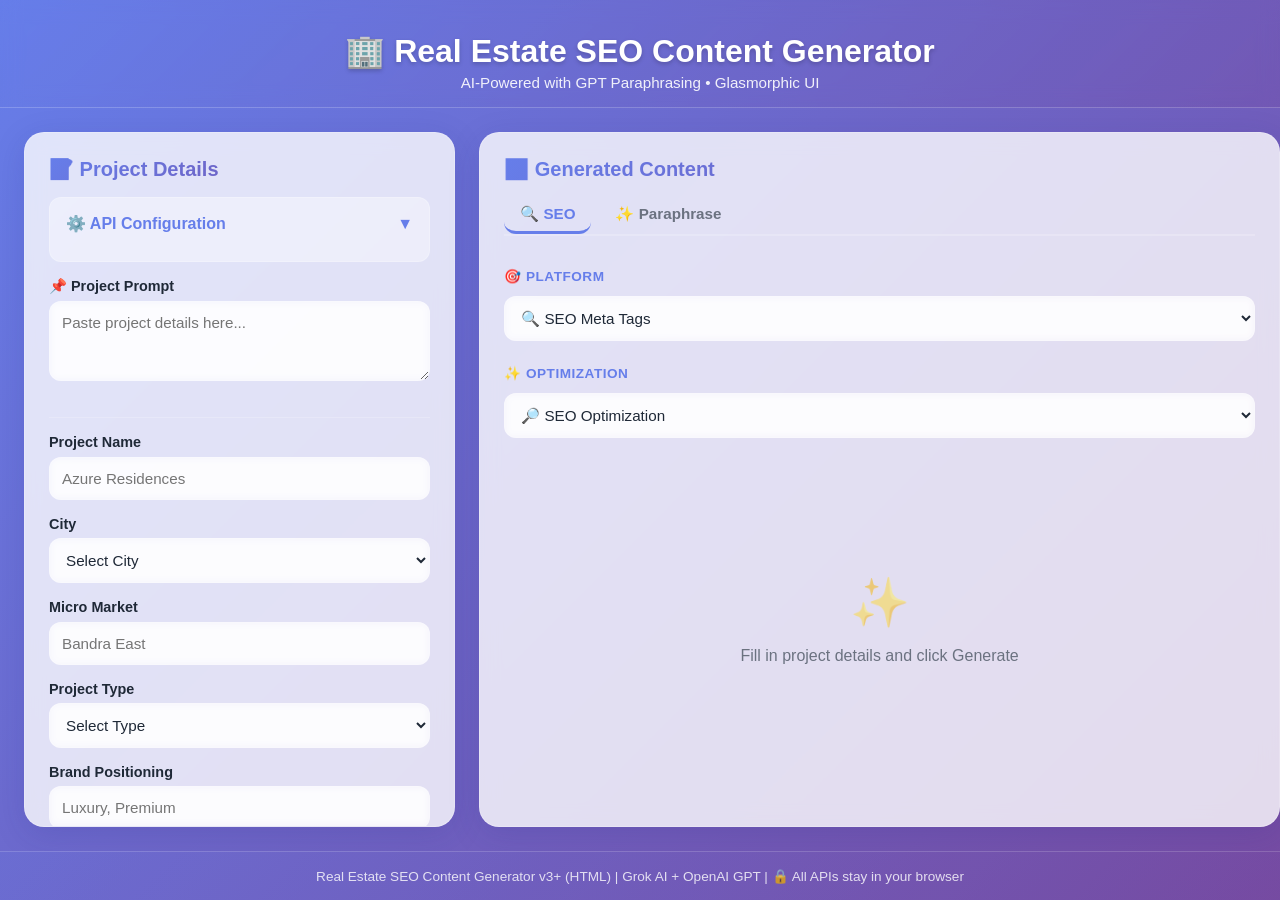
<file: index.html>
<!DOCTYPE html>
<html lang="en">
<head>
    <meta charset="UTF-8">
    <meta name="viewport" content="width=device-width, initial-scale=1.0">
    <title>Real Estate SEO Content Generator | AI-Powered with Paraphrasing</title>
  <link rel="stylesheet" href="css/styles.css">
</head>
<body>
    <div class="container">
        <!-- Header -->
        <div class="header">
            <h1>🏢 Real Estate SEO Content Generator</h1>
            <p>AI-Powered with GPT Paraphrasing • Glasmorphic UI</p>
        </div>

        <!-- Main Content -->
        <div class="main-content">
            <!-- Input Panel -->
            <div class="panel input-panel">
                <h2 class="panel-title">📝 Project Details</h2>

                <!-- API Configuration -->
                <div class="config-section">
                    <div class="config-title" onclick="toggleConfig(this)">
                        ⚙️ API Configuration
                        <span style="margin-left: auto;">▼</span>
                    </div>
                    <div class="config-content">
                        <div class="form-group">
                            <label for="grokApiKey">🤖 Grok API Key</label>
                            <input
                                type="password"
                                id="grokApiKey"
                                placeholder="Get from https://console.x.ai"
                                autocomplete="off"
                            >
                            <small style="color: var(--text-light); display: block; margin-top: 0.25rem;">
                                ✅ Stays in your browser only
                            </small>
                        </div>

                        <div class="form-group">
                            <label for="openaiApiKey">🔑 OpenAI API Key</label>
                            <input
                                type="password"
                                id="openaiApiKey"
                                placeholder="Get from https://platform.openai.com/api-keys"
                                autocomplete="off"
                            >
                            <small style="color: var(--text-light); display: block; margin-top: 0.25rem;">
                                ✅ For paraphrasing • Stays in your browser only
                            </small>
                        </div>

                        <div style="background: rgba(59, 130, 246, 0.1); padding: 0.75rem; border-radius: 8px; margin-top: 0.75rem; font-size: 0.85rem; color: #1e40af;">
                            🔒 <strong>Security:</strong> API keys are NEVER stored, logged, or sent to servers. They only stay in your browser.
                        </div>
                    </div>
                </div>

                <!-- Project Prompt -->
                <div class="form-group">
                    <label for="projectPrompt">📌 Project Prompt</label>
                    <textarea
                        id="projectPrompt"
                        placeholder="Paste project details here..."
                    ></textarea>
                </div>

                <hr class="divider">

                <!-- Form Fields -->
                <div class="form-group">
                    <label for="projectName">Project Name</label>
                    <input type="text" id="projectName" placeholder="Azure Residences">
                </div>

                <div class="form-group">
                    <label for="city">City</label>
                    <select id="city">
                        <option value="">Select City</option>
                        <option value="Mumbai">Mumbai</option>
                        <option value="Delhi">Delhi</option>
                        <option value="Bangalore">Bangalore</option>
                        <option value="Hyderabad">Hyderabad</option>
                        <option value="Pune">Pune</option>
                        <option value="Chennai">Chennai</option>
                        <option value="Kolkata">Kolkata</option>
                        <option value="Ahmedabad">Ahmedabad</option>
                        <option value="Jaipur">Jaipur</option>
                    </select>
                </div>

                <div class="form-group">
                    <label for="microMarket">Micro Market</label>
                    <input type="text" id="microMarket" placeholder="Bandra East">
                </div>

                <div class="form-group">
                    <label for="projectType">Project Type</label>
                    <select id="projectType">
                        <option value="">Select Type</option>
                        <option value="Residential">Residential</option>
                        <option value="Commercial">Commercial</option>
                        <option value="Mixed Use">Mixed Use</option>
                        <option value="Luxury">Luxury</option>
                    </select>
                </div>

                <div class="form-group">
                    <label for="brandPositioning">Brand Positioning</label>
                    <input type="text" id="brandPositioning" placeholder="Luxury, Premium">
                </div>

                <div class="form-group">
                    <label for="usp">USP (Unique Selling Proposition)</label>
                    <textarea id="usp" placeholder="Smart home technology, Sustainable building" style="min-height: 60px;"></textarea>
                </div>

                <div class="button-group">
                    <button class="btn-primary" onclick="generateContent()">
                        <span>🚀</span> Generate
                    </button>
                    <button class="btn-secondary" onclick="clearForm()">
                        <span>🔄</span> Clear
                    </button>
                </div>
            </div>

            <!-- Output Panel -->
            <div class="panel output-panel">
                <h2 class="panel-title">📊 Generated Content</h2>

                <!-- Tabs -->
                <div class="tabs">
                    <button class="tab-button active" onclick="switchTab('seo')">🔍 SEO</button>
                    <button class="tab-button" onclick="switchTab('paraphrase')">✨ Paraphrase</button>
                </div>

                <!-- Messages -->
                <div id="messageContainer"></div>

                <!-- SEO Tab -->
                <div id="seoTab" class="tab-content">
                    <div class="section-title">🎯 Platform</div>
                    <div class="form-group">
                        <select id="platformSelect" style="margin-bottom: 0.5rem;">
                            <option value="seo_meta">🔍 SEO Meta Tags</option>
                            <option value="instagram">📱 Instagram Caption</option>
                            <option value="linkedin">💼 LinkedIn Post</option>
                            <option value="twitter">🐦 Twitter/X Post</option>
                            <option value="blog">📋 Blog Post Outline</option>
                        </select>
                    </div>

                    <div class="section-title">✨ Optimization</div>
                    <div class="form-group">
                        <select id="optimizationSelect" style="margin-bottom: 1rem;">
                            <option value="seo">🔎 SEO Optimization</option>
                            <option value="aeo">🤖 AEO (Answer Engine)</option>
                            <option value="llm">💭 LLM Optimization</option>
                            <option value="multi">⚡ Multi-Optimized</option>
                        </select>
                    </div>

                    <div id="seoContent" class="output-container">
                        <div class="empty-state">
                            <div class="empty-state-icon">✨</div>
                            <div>Fill in project details and click Generate</div>
                        </div>
                    </div>
                </div>

                <!-- Paraphrase Tab -->
                <div id="paraphraseTab" class="tab-content hidden">
                    <div class="section-title">📝 Paraphrase Content</div>
                    <div class="form-group">
                        <label for="contentToParaphrase">Paste Content to Paraphrase</label>
                        <textarea
                            id="contentToParaphrase"
                            placeholder="Paste the text you want to paraphrase..."
                            style="min-height: 120px;"
                        ></textarea>
                    </div>

                    <div class="form-group">
                        <label for="paraphraseStyle">Paraphrase Style</label>
                        <select id="paraphraseStyle">
                            <option value="professional">🎯 Professional</option>
                            <option value="casual">💬 Casual</option>
                            <option value="academic">📚 Academic</option>
                            <option value="marketing">📢 Marketing</option>
                            <option value="social">📱 Social Media</option>
                        </select>
                    </div>

                    <button class="btn-primary" onclick="paraphraseContent()" style="width: 100%; margin-top: 0.5rem;">
                        <span>✨</span> Paraphrase with GPT
                    </button>

                    <div id="paraphraseContent" class="output-container" style="margin-top: 1rem;">
                        <div class="empty-state" style="min-height: 200px;">
                            <div class="empty-state-icon">✨</div>
                            <div>Paste text and click "Paraphrase" to generate variations</div>
                        </div>
                    </div>
                </div>
            </div>
        </div>

        <!-- Footer -->
        <div class="footer">
            Real Estate SEO Content Generator v3+ (HTML) | Grok AI + OpenAI GPT | 🔒 All APIs stay in your browser
        </div>
    </div>

    <script src="js/app.js"></script>
</body>
</html>
</file>
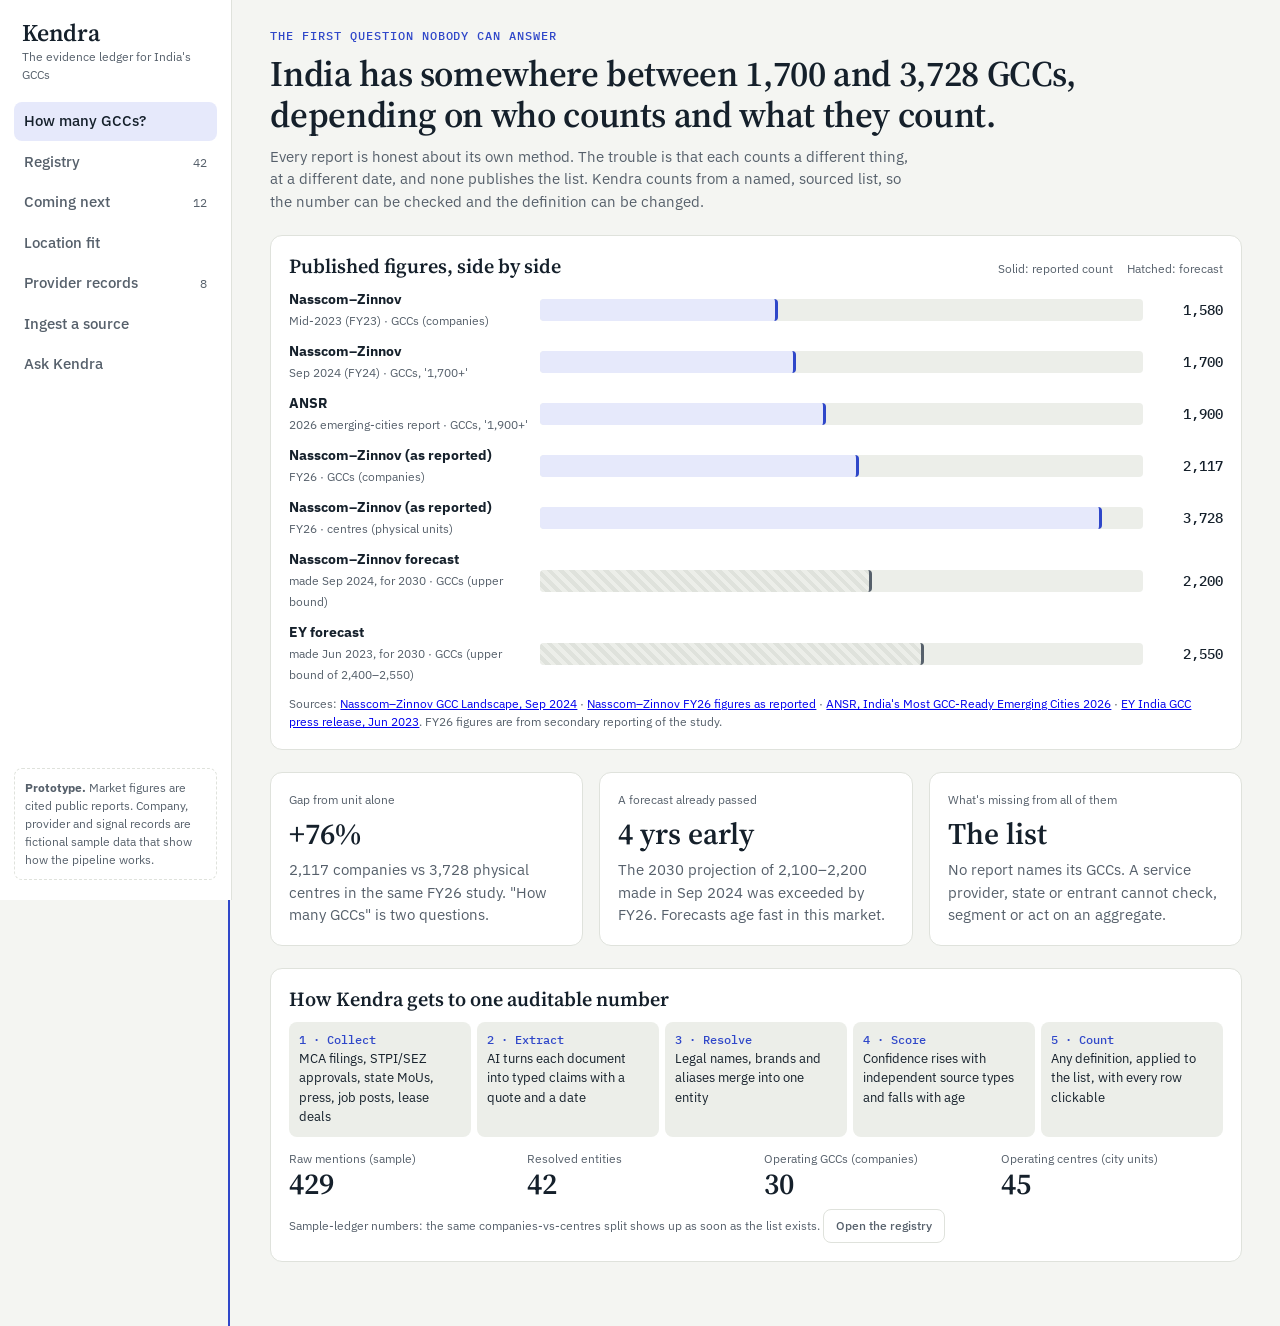
<file: gcc/index.html>
<!doctype html>
<html lang="en">
<head>
<meta charset="utf-8">
<title>Kendra GCC Ledger</title>
<meta name="viewport" content="width=device-width,initial-scale=1,viewport-fit=cover">
<link rel="preconnect" href="https://fonts.googleapis.com">
<link rel="stylesheet" href="https://fonts.googleapis.com/css2?family=IBM+Plex+Mono:wght@400;500&family=IBM+Plex+Sans:wght@400;500;600&family=Source+Serif+4:opsz,wght@8..60,500;8..60,600&display=swap">
<style>
/* Layout: left rail of views + one working canvas; every fact is a chip that opens its evidence. */
:root{
  --bg:#f4f5f2; --panel:#ffffff; --ink:#15202b; --muted:#56606b; --line:#dfe2dc; --soft:#eceee9;
  --accent:#2f47c9; --accent-ink:#ffffff; --accent-soft:#e6e9fb;
  --ok:#1d7a52; --ok-soft:#e1f2ea; --warn:#9a5b00; --warn-soft:#fbefd9; --bad:#b03a2e; --bad-soft:#f8e3e0;
  --signal:#b4570f; --signal-soft:#fbeadb;
  --serif:"Source Serif 4", Georgia, serif; --sans:"IBM Plex Sans", "Segoe UI", Arial, sans-serif; --mono:"IBM Plex Mono", Consolas, monospace;
  color-scheme:light;
}
@media (prefers-color-scheme:dark){:root:not([data-theme="light"]){
  --bg:#0f151b; --panel:#161e26; --ink:#e7ebee; --muted:#9aa5af; --line:#2a3540; --soft:#1d2731;
  --accent:#8c9cff; --accent-ink:#0f151b; --accent-soft:#232c55;
  --ok:#5fcf9b; --ok-soft:#173528; --warn:#f0b45a; --warn-soft:#3a2c14; --bad:#f08a7e; --bad-soft:#3d1f1b;
  --signal:#f3a35f; --signal-soft:#3a2614; color-scheme:dark}}
:root[data-theme="dark"]{
  --bg:#0f151b; --panel:#161e26; --ink:#e7ebee; --muted:#9aa5af; --line:#2a3540; --soft:#1d2731;
  --accent:#8c9cff; --accent-ink:#0f151b; --accent-soft:#232c55;
  --ok:#5fcf9b; --ok-soft:#173528; --warn:#f0b45a; --warn-soft:#3a2c14; --bad:#f08a7e; --bad-soft:#3d1f1b;
  --signal:#f3a35f; --signal-soft:#3a2614; color-scheme:dark}
*{box-sizing:border-box}
html,body{margin:0}
body{background:var(--bg);color:var(--ink);font:15px/1.5 var(--sans)}
button,input,select,textarea{font:inherit;color:inherit}
:focus-visible{outline:2px solid var(--accent);outline-offset:2px}
.app{display:grid;grid-template-columns:232px minmax(0,1fr);min-height:100vh}
nav.rail{background:var(--panel);border-right:1px solid var(--line);padding:20px 14px;display:flex;flex-direction:column;gap:18px;position:sticky;top:env(safe-area-inset-top,0px);height:100vh}
.brand{display:flex;flex-direction:column;gap:2px;padding:0 8px}
.brand b{font:600 24px/1.1 var(--serif);letter-spacing:-.01em}
.brand span{font-size:12px;color:var(--muted)}
.navlist{display:flex;flex-direction:column;gap:2px}
.navlist button{all:unset;cursor:pointer;padding:8px 10px;border-radius:8px;display:flex;justify-content:space-between;align-items:center;gap:8px;color:var(--muted);font-weight:500}
.navlist button:hover{background:var(--soft);color:var(--ink)}
.navlist button[aria-current="page"]{background:var(--accent-soft);color:var(--ink)}
.navlist small{font:12px var(--mono);color:var(--muted)}
.railnote{margin-top:auto;font-size:12px;color:var(--muted);padding:10px;border:1px dashed var(--line);border-radius:8px}
main{padding:28px clamp(16px,3vw,40px) 64px;min-width:0;display:flex;flex-direction:column;gap:22px}
h1{font:600 clamp(26px,3.2vw,36px)/1.15 var(--serif);margin:0;text-wrap:balance;letter-spacing:-.01em}
h2{font:600 20px/1.25 var(--serif);margin:0;text-wrap:balance}
h3{font:600 15px/1.3 var(--sans);margin:0}
p{margin:0}
.lede{color:var(--muted);max-width:72ch}
.eyebrow{font:500 12px var(--mono);text-transform:uppercase;letter-spacing:.08em;color:var(--accent)}
.panel{background:var(--panel);border:1px solid var(--line);border-radius:12px;padding:18px;min-width:0}
.grid{display:grid;gap:16px}
.g2{grid-template-columns:repeat(2,minmax(0,1fr))}
.g3{grid-template-columns:repeat(3,minmax(0,1fr))}
.g4{grid-template-columns:repeat(4,minmax(0,1fr))}
.stack{display:flex;flex-direction:column;gap:10px}
.row{display:flex;gap:10px;align-items:center;flex-wrap:wrap}
.spread{display:flex;justify-content:space-between;align-items:baseline;gap:12px;flex-wrap:wrap}
.num{font:600 30px/1 var(--serif);font-variant-numeric:tabular-nums}
.k{font-size:12px;color:var(--muted)}
.mono{font-family:var(--mono);font-size:13px}
.muted{color:var(--muted)}
.tag{display:inline-flex;align-items:center;gap:5px;padding:2px 8px;border-radius:999px;font-size:12px;font-weight:500;background:var(--soft);color:var(--ink);white-space:nowrap}
.tag.ok{background:var(--ok-soft);color:var(--ok)} .tag.warn{background:var(--warn-soft);color:var(--warn)} .tag.bad{background:var(--bad-soft);color:var(--bad)} .tag.sig{background:var(--signal-soft);color:var(--signal)} .tag.acc{background:var(--accent-soft);color:var(--accent)}
.btn{cursor:pointer;border:1px solid var(--line);background:var(--panel);padding:7px 12px;border-radius:8px;font-weight:500}
.btn:hover{border-color:var(--accent)}
.btn.primary{background:var(--accent);color:var(--accent-ink);border-color:var(--accent)}
.btn:disabled{opacity:.55;cursor:default}
input[type=text],input[type=password],select,textarea{background:var(--panel);border:1px solid var(--line);border-radius:8px;padding:8px 10px;min-width:0}
textarea{width:100%;resize:vertical}
.tablewrap{overflow-x:auto;border:1px solid var(--line);border-radius:12px;background:var(--panel)}
table{border-collapse:collapse;width:100%;font-size:14px}
th,td{text-align:left;padding:10px 12px;border-bottom:1px solid var(--line);vertical-align:top}
td:first-child{min-width:150px}
th{font:500 12px var(--mono);text-transform:uppercase;letter-spacing:.06em;color:var(--muted);background:var(--soft);white-space:nowrap}
tr:last-child td{border-bottom:none}
td.n,th.n{text-align:right;font-variant-numeric:tabular-nums}
tbody tr.click{cursor:pointer} tbody tr.click:hover{background:var(--soft)}
.bar{height:8px;border-radius:4px;background:var(--soft);overflow:hidden;min-width:60px}
.bar i{display:block;height:100%;background:var(--accent)}
.conf{display:inline-flex;gap:2px;vertical-align:middle}
.conf i{width:6px;height:12px;border-radius:2px;background:var(--line)}
.conf i.on{background:var(--ok)}
.conf.mid i.on{background:var(--warn)} .conf.low i.on{background:var(--bad)}
.banner{display:flex;gap:10px;align-items:flex-start;background:var(--warn-soft);color:var(--ink);border-radius:10px;padding:10px 14px;font-size:13px}
.banner b{color:var(--warn)}
.est{display:grid;grid-template-columns:minmax(150px,1.2fr) minmax(0,3fr) 70px;gap:10px;align-items:center;font-size:14px}
.est .track{position:relative;height:22px;background:var(--soft);border-radius:4px}
.est .fill{position:absolute;left:0;top:0;bottom:0;border-radius:4px;background:var(--accent-soft);border-right:3px solid var(--accent)}
.est.fc .fill{background:repeating-linear-gradient(45deg,var(--soft),var(--soft) 4px,var(--line) 4px,var(--line) 8px);border-right-color:var(--muted)}
.est .v{text-align:right;font:500 14px var(--mono)}
.drawer{position:fixed;inset:0 0 0 auto;width:min(560px,100%);background:var(--panel);border-left:1px solid var(--line);box-shadow:-12px 0 40px rgba(0,0,0,.12);padding:22px;overflow-y:auto;z-index:20;display:flex;flex-direction:column;gap:16px;padding-top:calc(22px + env(safe-area-inset-top,0px))}
.scrim{position:fixed;inset:0;background:rgba(10,15,20,.35);z-index:19}
.claim{display:grid;grid-template-columns:120px minmax(0,1fr);gap:4px 12px;padding:10px 0;border-bottom:1px solid var(--line)}
.claim:last-child{border-bottom:none}
.claim .src{display:flex;flex-wrap:wrap;gap:4px;margin-top:4px}
.chat{display:flex;flex-direction:column;gap:12px;max-height:520px;overflow-y:auto;padding-right:4px}
.msg{padding:12px 14px;border-radius:10px;max-width:92%;white-space:pre-wrap;overflow-wrap:anywhere}
.msg.u{align-self:flex-end;background:var(--accent);color:var(--accent-ink)}
.msg.a{align-self:flex-start;background:var(--soft)}
.msg.a .trace{display:block;margin-top:8px;font:12px var(--mono);color:var(--muted)}
.chips{display:flex;flex-wrap:wrap;gap:6px}
.chip{cursor:pointer;border:1px solid var(--line);background:var(--panel);border-radius:999px;padding:4px 10px;font-size:13px}
.chip:hover{border-color:var(--accent)}
.slider{display:grid;grid-template-columns:140px minmax(0,1fr) 30px;gap:8px;align-items:center;font-size:13px}
.pipeline{display:flex;gap:6px;align-items:stretch;flex-wrap:wrap}
.pipeline div{flex:1 1 130px;background:var(--soft);border-radius:8px;padding:10px;font-size:13px}
.pipeline b{display:block;font:500 12px var(--mono);color:var(--accent);margin-bottom:2px}
.diff{border-left:3px solid var(--line);padding:6px 10px;font-size:14px}
.diff.new{border-color:var(--ok)} .diff.same{border-color:var(--accent)} .diff.conflict{border-color:var(--bad)}
.legend{display:flex;gap:14px;flex-wrap:wrap;font-size:12px;color:var(--muted)}
.statusline{font:12px var(--mono);color:var(--muted)}
details summary{cursor:pointer;color:var(--muted);font-size:13px}
@media (max-width:900px){.app{grid-template-columns:1fr} nav.rail{position:static;height:auto;border-right:none;border-bottom:1px solid var(--line)} .navlist{flex-direction:row;flex-wrap:wrap} .railnote{display:none} .g3,.g4{grid-template-columns:repeat(2,minmax(0,1fr))}}
@media (max-width:560px){.g2,.g3,.g4{grid-template-columns:1fr} .est{grid-template-columns:1fr 60px} .est .track{grid-column:1/-1;order:3} .claim{grid-template-columns:1fr}}
@media (prefers-reduced-motion:no-preference){.panel,.drawer{transition:border-color .15s}}
</style>

</head>
<body>
<div class="app">
  <nav class="rail" aria-label="Views">
    <div class="brand"><b>Kendra</b><span>The evidence ledger for India's GCCs</span></div>
    <div class="navlist" id="nav"></div>
    <div class="railnote"><b>Prototype.</b> Market figures are cited public reports. Company, provider and signal records are fictional sample data that show how the pipeline works.</div>
  </nav>
  <main id="view" tabindex="-1"></main>
</div>
<div id="drawerHost"></div>

<script>
"use strict";
/* ---------------------------------------------------------------- *
 *  1. MARKET DATA (real, cited)                                     *
 * ---------------------------------------------------------------- */
const ESTIMATES = [
  {src:"Nasscom–Zinnov", when:"Mid-2023 (FY23)", value:1580, unit:"GCCs (companies)", note:"1.66M employees", kind:"actual"},
  {src:"Nasscom–Zinnov", when:"Sep 2024 (FY24)", value:1700, unit:"GCCs, '1,700+'", note:"1.9M employees · $64.6B revenue", kind:"actual"},
  {src:"ANSR", when:"2026 emerging-cities report", value:1900, unit:"GCCs, '1,900+'", note:"2.1M+ professionals", kind:"actual"},
  {src:"Nasscom–Zinnov (as reported)", when:"FY26", value:2117, unit:"GCCs (companies)", note:"2.36M professionals · $98.4B revenue", kind:"actual"},
  {src:"Nasscom–Zinnov (as reported)", when:"FY26", value:3728, unit:"centres (physical units)", note:"same study, different unit", kind:"actual"},
  {src:"Nasscom–Zinnov forecast", when:"made Sep 2024, for 2030", value:2200, unit:"GCCs (upper bound)", note:"passed in FY26, four years early", kind:"forecast"},
  {src:"EY forecast", when:"made Jun 2023, for 2030", value:2550, unit:"GCCs (upper bound of 2,400–2,550)", note:"base case 2,400", kind:"forecast"},
];
const SOURCES = {
  nz24:{label:"Nasscom–Zinnov GCC Landscape, Sep 2024", url:"https://theprint.in/economy/indias-position-as-gcc-capital-of-the-world-nasscom-zinnov-study/2268673/"},
  nz26:{label:"Nasscom–Zinnov FY26 figures as reported", url:"https://visionias.in/current-affairs/news-today/2026-05-09/economy/global-capability-centres-gccs-in-india-cross-2100-mark"},
  ey:{label:"EY India GCC press release, Jun 2023", url:"https://www.ey.com/en_in/newsroom/2023/06/india-gcc-market-size-to-reach-us-dollor-110b-by-2030"},
  ansr:{label:"ANSR, India's Most GCC-Ready Emerging Cities 2026", url:"https://ansr.com/ebooks/indias-most-gcc-ready-emerging-cities-for-2026/"},
  icra:{label:"ICRA via Realty Today: GCC leasing FY23–25", url:"https://therealtytoday.com/news/market-insights/gccs-to-drive-40-of-office-space-demand-in-indias-top-6-cities-with-5055-msf-leasing-icra/"},
  anarock:{label:"ANAROCK via IANS: GCCs 45% of H1 2026 leasing", url:"https://ianslive.in/gccs-account-for-45-pc-of-gross-office-leasing-in-india-during-jan-june--20260717163137"},
  ka:{label:"State GCC policy summaries (law.asia)", url:"https://law.asia/india-gcc-growth/"},
  mh:{label:"Maharashtra GCC Policy (Mondaq)", url:"https://webiis08.mondaq.com/india/industry-updates-analysis/1705680/impetus-to-gccs-in-india-maharashtra-releases-its-gcc-policy"},
  od:{label:"Odisha GCC Policy (Mondaq)", url:"https://webiis08.mondaq.com/india/contracts-and-commercial-law/1749448/impetus-to-gccs-in-india-odisha-releases-its-gcc-policy"},
  rj:{label:"Rajasthan GCC Policy (Khaitan & Co, Dec 2025)", url:"https://www.khaitanco.com/sites/default/files/2025-12/Ergo%20-%20Impetus%20to%20GCCs%20in%20India%20-%20Rajasthan%20releases%20its%20GCC%20Policy%20-%2016%20December%202025.pdf"},
};
/* Cities. leasingShare = ICRA FY23–25 share of GCC leasing (only where the source states it).
   rent = indicative Grade A range, Rs/sq ft/month: Kendra working estimate, low confidence until broker data is ingested.
   talent/cost/infra = 1–5 analyst scores used by the fit model; shown as scores, never as facts. */
const CITIES = [
  {id:"blr", name:"Bengaluru", state:"Karnataka", tier:1, leasingShare:40, rent:[85,140], talent:5, cost:2, infra:4, maturity:5, policy:"ka"},
  {id:"hyd", name:"Hyderabad", state:"Telangana", tier:1, leasingShare:18, rent:[65,95], talent:5, cost:3, infra:5, maturity:5, policy:"tg"},
  {id:"maa", name:"Chennai", state:"Tamil Nadu", tier:1, leasingShare:16, rent:[60,90], talent:4, cost:3, infra:4, maturity:4, policy:"tn"},
  {id:"pnq", name:"Pune", state:"Maharashtra", tier:1, leasingShare:null, rent:[75,110], talent:4, cost:3, infra:3, maturity:4, policy:"mh"},
  {id:"ncr", name:"Delhi NCR", state:"Haryana / UP", tier:1, leasingShare:null, rent:[75,125], talent:4, cost:3, infra:4, maturity:4, policy:"hr"},
  {id:"bom", name:"Mumbai", state:"Maharashtra", tier:1, leasingShare:null, rent:[130,250], talent:4, cost:1, infra:3, maturity:4, policy:"mh"},
  {id:"amd", name:"Ahmedabad / GIFT", state:"Gujarat", tier:2, leasingShare:null, rent:[45,70], talent:3, cost:4, infra:4, maturity:2, policy:"gj"},
  {id:"cjb", name:"Coimbatore", state:"Tamil Nadu", tier:2, leasingShare:null, rent:[40,60], talent:3, cost:5, infra:3, maturity:2, policy:"tn"},
  {id:"cok", name:"Kochi", state:"Kerala", tier:2, leasingShare:null, rent:[45,65], talent:3, cost:5, infra:3, maturity:2, policy:"kl"},
  {id:"idr", name:"Indore", state:"Madhya Pradesh", tier:2, leasingShare:null, rent:[35,55], talent:2, cost:5, infra:3, maturity:1, policy:"mp"},
  {id:"jai", name:"Jaipur", state:"Rajasthan", tier:2, leasingShare:null, rent:[40,55], talent:2, cost:5, infra:3, maturity:1, policy:"rj"},
  {id:"bbi", name:"Bhubaneswar", state:"Odisha", tier:2, leasingShare:null, rent:[35,50], talent:2, cost:5, infra:3, maturity:1, policy:"od"},
];
const POLICIES = {
  ka:{name:"Karnataka GCC Policy 2024–29", status:"GCC-specific", detail:"Targets 500 new GCCs and 3.5 lakh jobs by 2029. Reported: R&D grants up to Rs 50 crore, rental reimbursement up to 50%, EPF support, 45-day approvals.", src:"ka"},
  mh:{name:"Maharashtra GCC Policy 2025", status:"GCC-specific", detail:"State GCC policy with fiscal and non-fiscal incentives; check the notified text for thresholds.", src:"mh"},
  gj:{name:"Gujarat GCC Policy 2025–30", status:"GCC-specific", detail:"Capital and payroll support tied to the GIFT City ecosystem; pushes AI and R&D, and tier-2 expansion.", src:"ka"},
  mp:{name:"Madhya Pradesh GCC Policy 2025", status:"GCC-specific", detail:"Launched 14 Feb 2025. Targets 50+ GCCs and 37,000 direct jobs. Capital, R&D, rent and payroll support; MPSeDC is the nodal agency.", src:"ka"},
  hr:{name:"Haryana GCC Policy 2025 · UP (Invest UP)", status:"GCC-specific", detail:"NCR spans two states. UP offers land, capex/opex support and payroll rebates for Noida, Lucknow and others.", src:"ka"},
  od:{name:"Odisha GCC Policy", status:"GCC-specific", detail:"State GCC policy released; see notified text for incentive schedule.", src:"od"},
  rj:{name:"Rajasthan GCC Policy (Dec 2025)", status:"GCC-specific", detail:"Released December 2025; incentive terms per the notified policy.", src:"rj"},
  tg:{name:"Telangana ICT policy", status:"General IT policy", detail:"No GCC-specific policy captured yet. Kendra marks this as a gap to verify, not as 'no incentives'.", src:null},
  tn:{name:"Tamil Nadu IT/ITeS policy", status:"General IT policy", detail:"GCC-specific terms not yet captured in the ledger. Marked as a gap to verify.", src:null},
  kl:{name:"Kerala IT policy", status:"General IT policy", detail:"GCC-specific terms not yet captured in the ledger. Marked as a gap to verify.", src:null},
};

/* ---------------------------------------------------------------- *
 *  2. SAMPLE LEDGER (fictional entities, deterministic)             *
 * ---------------------------------------------------------------- */
let seed = 20261012;
const rnd = () => (seed = (seed * 1664525 + 1013904223) % 4294967296) / 4294967296;
const pick = a => a[Math.floor(rnd() * a.length)];
const COMPANIES = [
  ["Halvorsen Logistics","Norway","Logistics"],["Brightwater Insurance","US","Insurance"],["Kessler Medtech","Germany","Healthcare"],
  ["Orchard Retail Group","UK","Retail"],["Tamsin Bank","UK","BFSI"],["Arclight Semiconductors","US","Semiconductors"],
  ["Pemberton Foods","US","CPG"],["Vireo Energy","Netherlands","Energy"],["Calder Re","Switzerland","Insurance"],
  ["Northgate Capital","US","BFSI"],["Lumen Pharma","Belgium","Pharma"],["Strand Automotive","Germany","Automotive"],
  ["Quayside Telecom","Australia","Telecom"],["Meridian Airlines","Singapore","Aviation"],["Fenwick Analytics","US","Software"],
  ["Ostara Chemicals","Germany","Chemicals"],["Bellwood Health","US","Healthcare"],["Corvane Payments","US","Fintech"],
  ["Sitka Outdoor","US","Retail"],["Halden Shipping","Denmark","Logistics"],["Ravel Media","France","Media"],
  ["Tidewell Utilities","UK","Energy"],["Ansel Robotics","Japan","Industrial"],["Greyfield Asset Mgmt","US","BFSI"],
  ["Morrow Pharmacy","US","Healthcare"],["Ilex Software","Israel","Software"],["Cobalt Mining Co","Canada","Mining"],
  ["Dunmore Bank","Ireland","BFSI"],["Saffi Cosmetics","France","CPG"],["Penrose Aerospace","US","Aerospace"],
  ["Westbrook Telecom","US","Telecom"],["Nordvik Engineering","Sweden","Industrial"],["Lyra Travel","Spain","Travel"],
  ["Kestrel Insurance","Canada","Insurance"],["Amberline Retail","US","Retail"],["Tovey Construction","UK","Construction"],
  ["Pallas Diagnostics","US","Healthcare"],["Eastmere Bank","Singapore","BFSI"],["Rookwood Gaming","US","Media"],
  ["Solano Agritech","Brazil","Agri"],["Fairhaven Hotels","US","Hospitality"],["Glenmoor Pensions","UK","BFSI"],
];
const FUNCS = ["Technology","Engineering R&D","Finance & Accounting","Analytics & AI","Operations","Cybersecurity","HR shared services","Product"];
const SRC_TYPES = {
  mca:{label:"MCA filing", weight:.9}, stpi:{label:"STPI/SEZ approval", weight:.85}, press:{label:"Company press release", weight:.75},
  news:{label:"News report", weight:.55}, jobs:{label:"Job postings", weight:.6}, lease:{label:"Lease transaction", weight:.8},
  linkedin:{label:"Headcount signal", weight:.5}, state:{label:"State govt MoU", weight:.7}, provider:{label:"Provider claim", weight:.35},
};
const HC_BANDS = ["<100","100–500","500–1,000","1,000–3,000","3,000+"];
const ENTITIES = COMPANIES.map(([name,hq,ind], i) => {
  const statusRoll = rnd();
  const status = i < 30 ? "Operating" : (i < 36 ? "Announced" : "Pre-entry signal");
  const nCities = status === "Operating" ? 1 + Math.floor(rnd()*(rnd()<.3?3:1.5)) : 1;
  const cityPool = rnd() < .75 ? CITIES.filter(c=>c.tier===1) : CITIES;
  const cities = [...new Set(Array.from({length:nCities},()=>pick(cityPool).id))];
  const funcs = [...new Set([pick(FUNCS), rnd()<.6?pick(FUNCS):null].filter(Boolean))];
  const band = status === "Operating" ? Math.min(4, Math.floor(rnd()*4.6)) : 0;
  const year = status === "Operating" ? 2008 + Math.floor(rnd()*17) : 2026;
  const legal = name.split(" ")[0] + (rnd()<.5?" Global Services India Pvt Ltd":" Technology Centre India Pvt Ltd");
  const aliases = [legal, name + " India", name.split(" ")[0].slice(0,3).toUpperCase() + " " + (rnd()<.5?"GCC":"Hub")];
  // Claims: each fact with its sources. Some facts conflict on purpose.
  const claims = [];
  const mkSrc = (types) => types.map(t => ({type:t, date: `20${24+Math.floor(rnd()*3)}-${String(1+Math.floor(rnd()*12)).padStart(2,"0")}`, ref: `${SRC_TYPES[t].label} #${1000+Math.floor(rnd()*8999)}`}));
  if (status !== "Pre-entry signal") claims.push({field:"Legal entity", value:legal, sources:mkSrc(["mca"])});
  claims.push({field:"Location", value:cities.map(c=>CITIES.find(x=>x.id===c).name).join(", "), sources:mkSrc(status==="Operating"?["lease","press","jobs"]:status==="Announced"?["press","state"]:["jobs"])});
  claims.push({field:"Functions", value:funcs.join(", "), sources:mkSrc(["jobs","linkedin"])});
  if (status === "Operating") {
    const alt = Math.min(4, band + 1);
    const conflicted = rnd() < .35;
    claims.push({field:"Headcount", value:HC_BANDS[band], sources:mkSrc(["linkedin","jobs"]), conflict: conflicted ? {value:HC_BANDS[alt], sources:mkSrc(["news"])} : null});
    claims.push({field:"Set up", value:String(year), sources:mkSrc(["mca"])});
  }
  if (status === "Announced") claims.push({field:"Planned headcount", value:pick(["300 by 2027","500 in 3 years","1,000 by 2028"]), sources:mkSrc(["press","state"])});
  if (status === "Pre-entry signal") {
    claims.push({field:"Signal", value:pick(["India subsidiary incorporated","'India Site Leader' role posted","Office requirement in market (40–60k sq ft)","Meeting with state IPA recorded"]), sources:mkSrc([pick(["mca","jobs","lease","state"])])});
  }
  claims.forEach(c => { c.conf = confidence(c.sources); });
  const conf = claims.reduce((s,c)=>s+c.conf,0)/claims.length;
  return {id:"e"+i, name, hq, industry:ind, status, cities, funcs, band, year, aliases, claims, conf, mentions: 3 + Math.floor(rnd()*14)};
});
function confidence(sources){
  // independent source types compound: 1 - Π(1 - w); recency nudges it
  const types = [...new Set(sources.map(s=>s.type))];
  let miss = 1; types.forEach(t => miss *= (1 - SRC_TYPES[t].weight));
  return Math.round((1 - miss) * 100) / 100;
}
const PROVIDERS = [
  {name:"Anvil Advisory", type:"Setup advisor", claimed:40, cities:["blr","hyd","pnq"]},
  {name:"Lodestar Legal LLP", type:"Law firm", claimed:120, cities:["bom","ncr","blr"]},
  {name:"Keystone Workplaces", type:"Real estate", claimed:85, cities:["blr","hyd","maa"]},
  {name:"TalentArc Search", type:"Recruiter", claimed:60, cities:["blr","pnq","hyd"]},
  {name:"PayGrid EOR", type:"Payroll / EOR", claimed:200, cities:["blr","ncr","maa","cjb"]},
  {name:"Trellis BOT Partners", type:"Build-operate-transfer", claimed:25, cities:["hyd","maa","cok"]},
  {name:"Sagar & Iyer CAs", type:"Audit & tax", claimed:70, cities:["maa","cjb","blr"]},
  {name:"Northstar Realty", type:"Real estate", claimed:150, cities:["ncr","pnq","bom"]},
].map(p => {
  const verified = ENTITIES.filter(e=>e.status!=="Pre-entry signal" && e.cities.some(c=>p.cities.includes(c)) && rnd()<.28).slice(0,8);
  return {...p, verified, ratio: verified.length / Math.max(1, Math.round(p.claimed/10))};
});
const SIGNALS = ENTITIES.filter(e=>e.status!=="Operating").map(e => {
  const parts = {
    mca: e.status==="Announced" ? 1 : (rnd()<.4?1:0),
    hiring: rnd()<.7 ? 1 : 0,
    lease: rnd()<.45 ? 1 : 0,
    state: e.status==="Announced" ? 1 : (rnd()<.25?1:0),
    peers: rnd(),
  };
  const score = Math.round(100*(.3*parts.mca + .25*parts.hiring + .25*parts.lease + .1*parts.state + .1*parts.peers));
  return {e, parts, score, window: score>70?"0–6 months":score>45?"6–12 months":"12+ months"};
}).sort((a,b)=>b.score-a.score);

/* ---------------------------------------------------------------- *
 *  3. HELPERS                                                        *
 * ---------------------------------------------------------------- */
const $ = (s, el=document) => el.querySelector(s);
const esc = s => String(s ?? "").replace(/[&<>"']/g, c => ({"&":"&amp;","<":"&lt;",">":"&gt;",'"':"&quot;","'":"&#39;"}[c]));
const cityName = id => CITIES.find(c=>c.id===id)?.name ?? id;
const fmt = n => n.toLocaleString("en-IN");
function confBar(c){ const on = Math.round(c*5); const cls = c>=.8?"":c>=.6?"mid":"low"; return `<span class="conf ${cls}" title="Confidence ${Math.round(c*100)}%" aria-label="Confidence ${Math.round(c*100)}%">${[0,1,2,3,4].map(i=>`<i class="${i<on?"on":""}"></i>`).join("")}</span>`; }
function srcLink(k){ const s = SOURCES[k]; return s ? `<a href="${s.url}" target="_blank" rel="noopener">${esc(s.label)}</a>` : `<span class="muted">No source captured</span>`; }
const statusTag = s => `<span class="tag ${s==="Operating"?"ok":s==="Announced"?"acc":"sig"}">${s}</span>`;
const store = { get(k,d){ try{ const v = localStorage.getItem("kendra."+k); return v===null?d:JSON.parse(v);}catch{return d;} }, set(k,v){ try{ localStorage.setItem("kendra."+k, JSON.stringify(v)); }catch{} } };

/* ---------------------------------------------------------------- *
 *  4. VIEWS                                                          *
 * ---------------------------------------------------------------- */
const VIEWS = [
  {id:"count", label:"How many GCCs?", render:renderCount},
  {id:"registry", label:"Registry", badge:()=>ENTITIES.length, render:renderRegistry},
  {id:"signals", label:"Coming next", badge:()=>SIGNALS.length, render:renderSignals},
  {id:"locations", label:"Location fit", render:renderLocations},
  {id:"providers", label:"Provider records", badge:()=>PROVIDERS.length, render:renderProviders},
  {id:"ingest", label:"Ingest a source", render:renderIngest},
  {id:"ask", label:"Ask Kendra", render:renderAsk},
];
let current = (location.hash||"").slice(1);
if (!VIEWS.some(v=>v.id===current)) current = store.get("view","count");
function go(id){ current = id; store.set("view", id); renderNav(); const v = VIEWS.find(x=>x.id===id); $("#view").innerHTML = ""; v.render($("#view")); $("#view").focus({preventScroll:true}); window.scrollTo(0,0); }
function renderNav(){
  $("#nav").innerHTML = VIEWS.map(v=>`<button data-v="${v.id}" ${v.id===current?'aria-current="page"':""}>${v.label}${v.badge?`<small>${v.badge()}</small>`:""}</button>`).join("");
  $("#nav").querySelectorAll("button").forEach(b=>b.onclick=()=>go(b.dataset.v));
}

/* --- Count reconciliation --- */
function renderCount(root){
  const max = 4000;
  const op = ENTITIES.filter(e=>e.status==="Operating");
  const rawMentions = ENTITIES.reduce((s,e)=>s+e.mentions,0);
  const centres = op.reduce((s,e)=>s+e.cities.length,0);
  root.innerHTML = `
  <div class="stack"><span class="eyebrow">The first question nobody can answer</span>
  <h1>India has somewhere between 1,700 and 3,728 GCCs, depending on who counts and what they count.</h1>
  <p class="lede">Every report is honest about its own method. The trouble is that each counts a different thing, at a different date, and none publishes the list. Kendra counts from a named, sourced list, so the number can be checked and the definition can be changed.</p></div>
  <section class="panel stack">
    <div class="spread"><h2>Published figures, side by side</h2><div class="legend"><span>Solid: reported count</span><span>Hatched: forecast</span></div></div>
    <div class="stack" role="list">
      ${ESTIMATES.map(e=>`<div class="est ${e.kind==="forecast"?"fc":""}" role="listitem">
        <div><b>${esc(e.src)}</b><br><span class="k">${esc(e.when)} · ${esc(e.unit)}</span></div>
        <div class="track"><div class="fill" style="width:${(e.value/max*100).toFixed(1)}%"></div></div>
        <div class="v">${fmt(e.value)}</div></div>`).join("")}
    </div>
    <p class="k">Sources: ${srcLink("nz24")} · ${srcLink("nz26")} · ${srcLink("ansr")} · ${srcLink("ey")}. FY26 figures are from secondary reporting of the study.</p>
  </section>
  <section class="grid g3">
    <div class="panel stack"><span class="k">Gap from unit alone</span><span class="num">+76%</span><p class="muted">2,117 companies vs 3,728 physical centres in the same FY26 study. "How many GCCs" is two questions.</p></div>
    <div class="panel stack"><span class="k">A forecast already passed</span><span class="num">4 yrs early</span><p class="muted">The 2030 projection of 2,100–2,200 made in Sep 2024 was exceeded by FY26. Forecasts age fast in this market.</p></div>
    <div class="panel stack"><span class="k">What's missing from all of them</span><span class="num">The list</span><p class="muted">No report names its GCCs. A service provider, state or entrant cannot check, segment or act on an aggregate.</p></div>
  </section>
  <section class="panel stack">
    <h2>How Kendra gets to one auditable number</h2>
    <div class="pipeline">
      <div><b>1 · Collect</b>MCA filings, STPI/SEZ approvals, state MoUs, press, job posts, lease deals</div>
      <div><b>2 · Extract</b>AI turns each document into typed claims with a quote and a date</div>
      <div><b>3 · Resolve</b>Legal names, brands and aliases merge into one entity</div>
      <div><b>4 · Score</b>Confidence rises with independent source types and falls with age</div>
      <div><b>5 · Count</b>Any definition, applied to the list, with every row clickable</div>
    </div>
    <div class="grid g4">
      <div><span class="k">Raw mentions (sample)</span><div class="num">${fmt(rawMentions)}</div></div>
      <div><span class="k">Resolved entities</span><div class="num">${ENTITIES.length}</div></div>
      <div><span class="k">Operating GCCs (companies)</span><div class="num">${op.length}</div></div>
      <div><span class="k">Operating centres (city units)</span><div class="num">${centres}</div></div>
    </div>
    <p class="k">Sample-ledger numbers: the same companies-vs-centres split shows up as soon as the list exists. <button class="btn" id="toReg">Open the registry</button></p>
  </section>`;
  $("#toReg").onclick = () => go("registry");
}

/* --- Registry --- */
function renderRegistry(root){
  const st = store.get("reg", {q:"", status:"all", city:"all", minConf:0});
  root.innerHTML = `
  <div class="stack"><span class="eyebrow">Registry</span><h1>Every GCC as a named entity with its evidence</h1>
  <p class="lede">Each fact carries its sources and a confidence score. Conflicting claims stay visible instead of being averaged away. Click a row to see the ledger.</p></div>
  <div class="banner"><b>Sample data.</b><span>Company names and records in this view are fictional. They show how the ledger behaves; they are not real GCCs.</span></div>
  <div class="row">
    <input type="text" id="rq" placeholder="Search company, alias, function" value="${esc(st.q)}" aria-label="Search" style="flex:1 1 220px">
    <select id="rs" aria-label="Status"><option value="all">All statuses</option><option>Operating</option><option>Announced</option><option>Pre-entry signal</option></select>
    <select id="rc" aria-label="City"><option value="all">All cities</option>${CITIES.map(c=>`<option value="${c.id}">${c.name}</option>`).join("")}</select>
    <label class="row k" for="rm">Min confidence <input type="range" id="rm" min="0" max="0.95" step="0.05" value="${st.minConf}"> <span id="rmv" class="mono"></span></label>
  </div>
  <div class="statusline" id="rcount"></div>
  <div class="tablewrap"><table><thead><tr><th>Company</th><th>Status</th><th>Cities</th><th>Functions</th><th>Headcount</th><th>Evidence</th></tr></thead><tbody id="rb"></tbody></table></div>`;
  $("#rs").value = st.status; $("#rc").value = st.city;
  const draw = () => {
    st.q = $("#rq").value; st.status = $("#rs").value; st.city = $("#rc").value; st.minConf = +$("#rm").value; store.set("reg", st);
    $("#rmv").textContent = Math.round(st.minConf*100)+"%";
    const q = st.q.toLowerCase();
    const rows = ENTITIES.filter(e => (st.status==="all"||e.status===st.status) && (st.city==="all"||e.cities.includes(st.city)) && e.conf>=st.minConf &&
      (!q || [e.name, e.industry, e.hq, ...e.aliases, ...e.funcs].join(" ").toLowerCase().includes(q)));
    $("#rcount").textContent = `${rows.length} of ${ENTITIES.length} entities · ${rows.reduce((s,e)=>s+e.cities.length,0)} centres`;
    $("#rb").innerHTML = rows.map(e=>`<tr class="click" data-id="${e.id}" tabindex="0">
      <td><b>${esc(e.name)}</b><br><span class="k">${esc(e.industry)} · HQ ${esc(e.hq)}</span></td>
      <td>${statusTag(e.status)}</td><td>${e.cities.map(cityName).join(", ")}</td><td>${esc(e.funcs.join(", "))}</td>
      <td>${e.status==="Operating"?HC_BANDS[e.band]:"—"}${e.claims.some(c=>c.conflict)?' <span class="tag bad">conflict</span>':""}</td>
      <td>${confBar(e.conf)} <span class="k">${e.claims.reduce((s,c)=>s+c.sources.length,0)} sources</span></td></tr>`).join("") || `<tr><td colspan="6" class="muted">No entity matches. Lower the confidence threshold or clear the search.</td></tr>`;
    root.querySelectorAll("tr.click").forEach(tr=>{ tr.onclick=()=>openEntity(tr.dataset.id); tr.onkeydown=ev=>{ if(ev.key==="Enter") openEntity(tr.dataset.id); }; });
  };
  ["rq","rs","rc","rm"].forEach(id=>$("#"+id).addEventListener("input", draw));
  draw();
}
function openEntity(id){
  const e = ENTITIES.find(x=>x.id===id); if(!e) return;
  const host = $("#drawerHost");
  host.innerHTML = `<div class="scrim" id="scrim"></div><aside class="drawer" role="dialog" aria-modal="true" aria-label="${esc(e.name)}">
    <div class="spread"><div class="stack" style="gap:4px"><span class="eyebrow">Entity ledger</span><h2>${esc(e.name)}</h2><span class="k">${esc(e.industry)} · HQ ${esc(e.hq)} · ${e.mentions} raw mentions resolved here</span></div><button class="btn" id="close">Close</button></div>
    <div class="row">${statusTag(e.status)} <span class="tag">Overall ${confBar(e.conf)} ${Math.round(e.conf*100)}%</span></div>
    <div><h3>Also known as</h3><div class="chips" style="margin-top:6px">${e.aliases.map(a=>`<span class="tag">${esc(a)}</span>`).join("")}</div></div>
    <div><h3>Claims</h3>${e.claims.map(c=>`<div class="claim"><span class="k">${esc(c.field)}</span><div><b>${esc(c.value)}</b> ${confBar(c.conf)}
      <div class="src">${c.sources.map(s=>`<span class="tag">${esc(SRC_TYPES[s.type].label)} · ${s.date}</span>`).join("")}</div>
      ${c.conflict?`<div class="diff conflict" style="margin-top:8px">Conflicting claim: <b>${esc(c.conflict.value)}</b> from ${c.conflict.sources.map(s=>SRC_TYPES[s.type].label+" "+s.date).join(", ")}. Kept visible; weighted lower because it rests on one news report.</div>`:""}
    </div></div>`).join("")}</div>
    <p class="k">Confidence = 1 − Π(1 − w) across independent source types. Filings and leases weigh most; provider claims weigh least.</p>
  </aside>`;
  const close = () => host.innerHTML = "";
  $("#close").onclick = close; $("#scrim").onclick = close;
  document.addEventListener("keydown", function k(ev){ if(ev.key==="Escape"){ close(); document.removeEventListener("keydown", k);} });
  $("#close").focus();
}

/* --- Signals --- */
function renderSignals(root){
  root.innerHTML = `
  <div class="stack"><span class="eyebrow">Coming next</span><h1>Companies likely to open or expand a GCC, ranked by evidence</h1>
  <p class="lede">The signals every provider is hunting for already exist in public data, weeks to months before a press release. Kendra scores them so a recruiter, broker or state agency can act early.</p></div>
  <div class="banner"><b>Sample data.</b><span>Companies and signals are fictional. The scoring model is the real part.</span></div>
  <div class="tablewrap"><table><thead><tr><th>Company</th><th>Subsidiary filed</th><th>Hiring India lead</th><th>Space requirement</th><th>State MoU</th><th class="n">Score</th><th>Likely window</th></tr></thead>
  <tbody>${SIGNALS.map(s=>`<tr class="click" data-id="${s.e.id}" tabindex="0"><td><b>${esc(s.e.name)}</b><br><span class="k">${esc(s.e.industry)} · ${esc(s.e.hq)}</span></td>
    ${["mca","hiring","lease","state"].map(k=>`<td>${s.parts[k]?'<span class="tag ok">Yes</span>':'<span class="k">No</span>'}</td>`).join("")}
    <td class="n"><div class="row" style="justify-content:flex-end"><div class="bar" style="width:70px"><i style="width:${s.score}%"></i></div><b class="mono">${s.score}</b></div></td>
    <td><span class="tag ${s.score>70?"sig":""}">${s.window}</span></td></tr>`).join("")}</tbody></table></div>
  <section class="panel stack"><h2>Score model</h2>
    <p class="muted">Score = 30 × subsidiary filed + 25 × India-lead hiring + 25 × space requirement + 10 × state MoU + 10 × peer pattern (share of same-industry, same-HQ-country companies that already run an India GCC). Weights are a starting point to be fitted on back-tested entries once the ledger has two years of history.</p></section>`;
  root.querySelectorAll("tr.click").forEach(tr=>{ tr.onclick=()=>openEntity(tr.dataset.id); tr.onkeydown=ev=>{ if(ev.key==="Enter") openEntity(tr.dataset.id); }; });
}

/* --- Location fit --- */
const WEIGHT_KEYS = [["talent","Talent depth"],["cost","Cost advantage"],["infra","Infrastructure"],["maturity","GCC ecosystem maturity"],["policy","GCC-specific policy"]];
function cityScore(c, w){
  const pol = POLICIES[c.policy].status==="GCC-specific" ? 5 : 2;
  const vals = {talent:c.talent, cost:c.cost, infra:c.infra, maturity:c.maturity, policy:pol};
  const tot = Object.values(w).reduce((a,b)=>a+b,0) || 1;
  return Math.round(Object.entries(w).reduce((s,[k,v])=>s+vals[k]*v,0)/tot/5*100);
}
function renderLocations(root){
  const w = store.get("weights", {talent:5,cost:3,infra:3,maturity:4,policy:2});
  root.innerHTML = `
  <div class="stack"><span class="eyebrow">Location fit</span><h1>Which city fits this centre, and why</h1>
  <p class="lede">Move the weights to match the mandate. A 1,500-person engineering hub and a 120-person finance team rank cities differently. Gaps in the data are shown as gaps.</p></div>
  <div class="grid g2" style="align-items:start">
    <section class="panel stack"><h2>What matters for this centre</h2>
      ${WEIGHT_KEYS.map(([k,l])=>`<label class="slider" for="w_${k}"><span>${l}</span><input type="range" id="w_${k}" min="0" max="5" value="${w[k]}"><span class="mono" id="wv_${k}">${w[k]}</span></label>`).join("")}
      <div class="chips"><span class="k">Presets:</span>
        <button class="chip" data-p="eng">Large engineering hub</button><button class="chip" data-p="fin">Lean finance ops</button><button class="chip" data-p="cost">Cost-first, tier 2 open</button></div>
    </section>
    <section class="panel stack"><h2>Ranked</h2><div id="rank" class="stack"></div></section>
  </div>
  <div class="tablewrap"><table><thead><tr><th>City</th><th class="n">Share of GCC leasing FY23–25</th><th class="n">Grade A rent, Rs/sq ft/mo</th><th>Policy</th><th class="n">Talent</th><th class="n">Cost</th></tr></thead><tbody>
    ${CITIES.map(c=>`<tr><td><b>${c.name}</b><br><span class="k">${c.state} · Tier ${c.tier}</span></td>
      <td class="n">${c.leasingShare!=null?c.leasingShare+"%":'<span class="tag warn">not in source</span>'}</td>
      <td class="n">${c.rent[0]}–${c.rent[1]} <span class="tag warn">indicative</span></td>
      <td><b>${esc(POLICIES[c.policy].name)}</b><br><span class="k">${esc(POLICIES[c.policy].detail)}</span></td>
      <td class="n mono">${c.talent}/5</td><td class="n mono">${c.cost}/5</td></tr>`).join("")}
  </tbody></table></div>
  <p class="k">Leasing share: ${srcLink("icra")}. H1 2026: GCCs took about 45% of gross office leasing in the top seven cities, ${srcLink("anarock")}. Policy summaries: ${srcLink("ka")}, ${srcLink("mh")}, ${srcLink("od")}, ${srcLink("rj")}. Rents and 1–5 scores are Kendra working estimates, marked low confidence until broker and payroll data are ingested.</p>`;
  const PRE = {eng:{talent:5,cost:2,infra:4,maturity:5,policy:2}, fin:{talent:3,cost:4,infra:3,maturity:3,policy:3}, cost:{talent:2,cost:5,infra:3,maturity:1,policy:5}};
  const draw = () => {
    WEIGHT_KEYS.forEach(([k])=>{ w[k] = +$("#w_"+k).value; $("#wv_"+k).textContent = w[k]; });
    store.set("weights", w);
    const ranked = CITIES.map(c=>({c, s:cityScore(c,w)})).sort((a,b)=>b.s-a.s);
    $("#rank").innerHTML = ranked.slice(0,6).map((r,i)=>`<div class="row" style="flex-wrap:nowrap"><span class="mono k" style="width:18px">${i+1}</span><span style="flex:0 0 130px">${r.c.name}</span><div class="bar" style="flex:1"><i style="width:${r.s}%"></i></div><b class="mono" style="width:32px;text-align:right">${r.s}</b></div>`).join("");
  };
  WEIGHT_KEYS.forEach(([k])=>$("#w_"+k).addEventListener("input", draw));
  root.querySelectorAll("[data-p]").forEach(b=>b.onclick=()=>{ const p = PRE[b.dataset.p]; WEIGHT_KEYS.forEach(([k])=>$("#w_"+k).value=p[k]); draw(); });
  draw();
}

/* --- Providers --- */
function renderProviders(root){
  root.innerHTML = `
  <div class="stack"><span class="eyebrow">Provider records</span><h1>What a provider has delivered, separated from what it says</h1>
  <p class="lede">A provider's "40+ GCCs set up" is a claim. A Kendra delivery record links the provider to a named GCC through a filing, a lease, a press release or a client confirmation. Nobody can pay to rank higher.</p></div>
  <div class="banner"><b>Sample data.</b><span>Providers and their records are fictional.</span></div>
  <div class="tablewrap"><table><thead><tr><th>Provider</th><th>Type</th><th class="n">Claimed GCC clients</th><th class="n">Evidence-linked deliveries</th><th>Linked GCCs</th><th>Cities</th></tr></thead><tbody>
  ${PROVIDERS.map(p=>`<tr><td><b>${esc(p.name)}</b></td><td>${esc(p.type)}</td><td class="n mono">${p.claimed}+</td>
    <td class="n"><b class="mono">${p.verified.length}</b> ${p.verified.length>=4?'<span class="tag ok">track record</span>':p.verified.length>=2?'<span class="tag warn">thin</span>':'<span class="tag bad">unverified</span>'}</td>
    <td>${p.verified.map(e=>`<button class="chip" data-id="${e.id}">${esc(e.name)}</button>`).join(" ") || '<span class="k">None linked yet</span>'}</td>
    <td>${p.cities.map(cityName).join(", ")}</td></tr>`).join("")}
  </tbody></table></div>
  <section class="panel stack"><h2>How a delivery gets linked</h2>
    <div class="pipeline"><div><b>Claim</b>Provider lists a client on its profile</div><div><b>Match</b>Kendra resolves the client to a registry entity</div><div><b>Corroborate</b>Lease, filing, press or client sign-off names the provider</div><div><b>Publish</b>Record shows on both profiles, with the evidence</div></div></section>`;
  root.querySelectorAll("[data-id]").forEach(b=>b.onclick=()=>openEntity(b.dataset.id));
}

/* --- Ingest (AI extraction + entity resolution) --- */
const SAMPLE_DOCS = [
  {label:"Expansion press release", text:`CHENNAI, 3 March 2026 — Halvorsen Logistics today opened its second India technology centre on Chennai's OMR corridor. The 85,000 sq ft facility will house 1,200 engineers working on route optimisation and AI by end-2027. Halvorsen Global Services India Pvt Ltd, the company's India entity, has operated in Hyderabad since 2019. The centre was set up with support from Keystone Workplaces.`},
  {label:"State MoU announcement", text:`Bhopal, 18 Aug 2026: The Government of Madhya Pradesh signed an MoU with Solano Agritech to establish a Global Capability Centre in Indore. The centre will start with 150 professionals in data analytics and finance operations, scaling to 600 by 2028, under the MP GCC Policy 2025.`},
];
{ const e = ENTITIES.find(x=>x.status==="Operating" && x.band<=1) || ENTITIES[0];
  SAMPLE_DOCS.push({label:"Trade news item", text:`${e.name}'s India GCC in ${cityName(e.cities[0])} now has about 4,000 employees, sources said, making it one of the company's largest hubs outside ${e.hq}. The centre handles cybersecurity and analytics.`}); }
function heuristicExtract(text){
  const out = {company:null, city:null, headcount:null, functions:[], event:null, date:null, provider:null};
  const ent = ENTITIES.find(e => text.toLowerCase().includes(e.name.toLowerCase()) || e.aliases.some(a=>text.toLowerCase().includes(a.toLowerCase())));
  out.company = ent ? ent.name : (text.match(/\b([A-Z][a-z]+ (?:[A-Z][a-z]+ )?(?:Logistics|Insurance|Bank|Pharma|Group|Technologies|Agritech|Software))\b/)||[])[1] || null;
  // Prefer the city in the sentence that carries the event; else the first city mentioned in the body.
  const cityIn = str => CITIES.map(c=>({c, i:str.indexOf(c.name.split(" ")[0])})).filter(x=>x.i>=0).sort((a,b)=>a.i-b.i)[0]?.c;
  const body = text.replace(/^[A-Z][A-Za-z ]+,[^:—-]*[:—-]\s*/, "");
  const eventSentence = body.split(/(?<=\.)\s+/).find(t=>/opened|open|establish|set up|launch|centre in|hub in|GCC in/i.test(t)) || "";
  out.city = (cityIn(eventSentence) || cityIn(body) || cityIn(text) || {}).name || null;
  const hc = text.match(/([\d,]{3,6})\s+(?:engineers|professionals|employees|people)/i) || text.match(/about\s+([\d,]{3,6})/i);
  out.headcount = hc ? hc[1] : null;
  out.functions = FUNCS.filter(f => text.toLowerCase().includes(f.split(" ")[0].toLowerCase())).concat(/\bAI\b/.test(text)?["Analytics & AI"]:[]).filter((v,i,a)=>a.indexOf(v)===i);
  out.event = /MoU/i.test(text)?"Announced (state MoU)": /opened|inaugurat/i.test(text)?"New centre opened": /now has|employees/i.test(text)?"Headcount update":"Mention";
  const d = text.match(/(\d{1,2} [A-Z][a-z]+ \d{4})|([A-Z][a-z]+ \d{1,2}, \d{4})|(\d{1,2} [A-Z][a-z]{2} \d{4})/); out.date = d ? d[0] : null;
  const prov = PROVIDERS.find(p => text.includes(p.name)); out.provider = prov ? prov.name : null;
  out.sourceType = /MoU|Government/i.test(text) ? "state" : /sources said/i.test(text) ? "news" : "press";
  return out;
}
function resolveAndDiff(x){
  const e = ENTITIES.find(en => x.company && (en.name.toLowerCase()===x.company.toLowerCase() || en.aliases.some(a=>a.toLowerCase().includes(x.company.toLowerCase()))));
  const lines = [];
  if (!e) { lines.push({k:"new", t:`No match for "${x.company||"unknown"}" in the registry. Kendra would create a candidate entity and hold it for a second source.`}); return {e:null, lines}; }
  lines.push({k:"same", t:`Resolved to registry entity ${e.name} (${e.status}).`});
  if (x.city) {
    const cid = CITIES.find(c=>c.name===x.city)?.id;
    lines.push(e.cities.includes(cid) ? {k:"same", t:`Location ${x.city} corroborates an existing claim. Confidence goes up.`} : {k:"new", t:`New location ${x.city}. Adds a centre to ${e.name}; centre count +1.`});
  }
  if (x.headcount) {
    const n = +String(x.headcount).replace(/,/g,"");
    const band = n<100?0:n<500?1:n<1000?2:n<3000?3:4;
    const hcClaim = e.claims.find(c=>c.field==="Headcount");
    if (!hcClaim) lines.push({k:"new", t:`First headcount claim: ${x.headcount}.`});
    else if (HC_BANDS[band]===hcClaim.value) lines.push({k:"same", t:`Headcount ${x.headcount} sits inside the current band ${hcClaim.value}.`});
    else lines.push({k:"conflict", t:`Headcount ${x.headcount} conflicts with ledger band ${hcClaim.value}. Both kept; this ${SRC_TYPES[x.sourceType]?.label||"source"} is weighted ${SRC_TYPES[x.sourceType]?.weight ?? .5}.`});
  }
  if (x.provider) lines.push({k:"new", t:`Provider ${x.provider} named in a primary document. Adds an evidence-linked delivery to its profile.`});
  if (e.status!=="Operating" && /opened|MoU/i.test(x.event||"")) lines.push({k:"new", t:`Status moves from ${e.status} to ${/MoU/.test(x.event)?"Announced":"Operating"}.`});
  return {e, lines};
}
function renderIngest(root){
  root.innerHTML = `
  <div class="stack"><span class="eyebrow">Ingest a source</span><h1>Turn a document into checked, merged claims</h1>
  <p class="lede">This is the engine behind every other view. Paste a press release, filing extract or news item. Kendra extracts typed claims, resolves the company to an existing entity, and shows what the document confirms, adds or contradicts.</p></div>
  <div class="grid g2" style="align-items:start">
    <section class="panel stack">
      <div class="chips"><span class="k">Try a sample:</span>${SAMPLE_DOCS.map((d,i)=>`<button class="chip" data-s="${i}">${d.label}</button>`).join("")}</div>
      <label for="doc" class="k">Source text</label>
      <textarea id="doc" rows="10">${esc(store.get("doc", SAMPLE_DOCS[0].text))}</textarea>
      <div class="row"><button class="btn primary" id="run">Extract and resolve</button><span class="statusline" id="engine"></span></div>
    </section>
    <section class="panel stack" id="out"><h2>Result</h2><p class="muted">Run the extractor to see claims and the ledger diff.</p></section>
  </div>`;
  root.querySelectorAll("[data-s]").forEach(b=>b.onclick=()=>{ $("#doc").value = SAMPLE_DOCS[+b.dataset.s].text; store.set("doc",$("#doc").value); });
  $("#doc").addEventListener("input", ()=>store.set("doc",$("#doc").value));
  $("#run").onclick = async () => {
    const text = $("#doc").value.trim(); if(!text) return;
    $("#run").disabled = true; $("#out").innerHTML = `<h2>Result</h2><p class="muted">Reading the document…</p>`;
    let x, engine;
    try {
      const prompt = `You extract facts about Global Capability Centres (GCCs) in India from one source document.
Return ONLY a JSON object: {"company": string|null, "city": string|null (one of: ${CITIES.map(c=>c.name).join(", ")}), "headcount": string|null (the number stated, as written), "functions": string[] (from: ${FUNCS.join(", ")}), "event": string (short), "date": string|null, "provider": string|null (a named service provider that helped, if any), "sourceType": "press"|"news"|"state"|"mca"|"lease", "quotes": string[] (the exact sentences that support each fact)}.
Use null when the document does not state a fact. Do not guess.

DOCUMENT:
${text}`;
      const r = await AI.json(prompt);
      if (r) { x = r; engine = AI.label; }
    } catch(e){ /* fall through to heuristic */ }
    if (!x) { x = heuristicExtract(text); engine = "Rule-based extractor (offline)"; }
    const {lines} = resolveAndDiff(x);
    $("#engine").textContent = "Engine: " + engine;
    $("#out").innerHTML = `<h2>Extracted claims</h2>
      <div>${[["Company",x.company],["City",x.city],["Headcount",x.headcount],["Functions",(x.functions||[]).join(", ")],["Event",x.event],["Date",x.date],["Provider",x.provider],["Source type",SRC_TYPES[x.sourceType]?.label||x.sourceType]].map(([k,v])=>`<div class="claim"><span class="k">${k}</span><b>${v?esc(v):'<span class="muted">not stated</span>'}</b></div>`).join("")}</div>
      ${x.quotes&&x.quotes.length?`<details><summary>Supporting quotes (${x.quotes.length})</summary><div class="stack" style="margin-top:8px">${x.quotes.map(q=>`<p class="k">"${esc(q)}"</p>`).join("")}</div></details>`:""}
      <h2>Ledger diff</h2><div class="stack">${lines.map(l=>`<div class="diff ${l.k}"><span class="tag ${l.k==="conflict"?"bad":l.k==="new"?"ok":"acc"}">${l.k==="same"?"confirms":l.k}</span> ${esc(l.t)}</div>`).join("")}</div>`;
    $("#run").disabled = false;
  };
}

/* --- Ask Kendra (agent with tools over the ledger) --- */
const TOOLS = {
  market_counts: {description:"Published counts and forecasts of India GCCs, with source and unit.", run:()=>ESTIMATES},
  search_registry: {description:"Search the GCC registry. Input: {query?: string, city?: string, status?: 'Operating'|'Announced'|'Pre-entry signal', industry?: string}. Returns matching entities with cities, functions, headcount band and confidence.",
    run:(i={})=>ENTITIES.filter(e=>(!i.status||e.status===i.status)&&(!i.city||e.cities.some(c=>cityName(c).toLowerCase().includes(String(i.city).toLowerCase())))&&(!i.industry||e.industry.toLowerCase().includes(String(i.industry).toLowerCase()))&&(!i.query||[e.name,...e.aliases,...e.funcs,e.industry].join(" ").toLowerCase().includes(String(i.query).toLowerCase())))
      .slice(0,25).map(e=>({name:e.name,status:e.status,industry:e.industry,hq:e.hq,cities:e.cities.map(cityName),functions:e.funcs,headcount:e.status==="Operating"?HC_BANDS[e.band]:null,confidence:e.conf}))},
  compare_cities: {description:"City data: GCC leasing share (ICRA, where stated), indicative Grade A rent range, 1–5 talent/cost/infra/maturity scores and state GCC policy. Input: {cities?: string[]}.",
    run:(i={})=>CITIES.filter(c=>!i.cities||!i.cities.length||i.cities.some(n=>c.name.toLowerCase().includes(String(n).toLowerCase()))).map(c=>({city:c.name,state:c.state,tier:c.tier,leasingShareFY23_25:c.leasingShare,rentRsSqftMonth:c.rent.join("–")+" (indicative)",talent:c.talent,cost:c.cost,infra:c.infra,maturity:c.maturity,policy:POLICIES[c.policy]}))},
  rank_cities: {description:"Rank cities for a mandate. Input: {talent,cost,infra,maturity,policy} weights 0–5.", run:(w)=>CITIES.map(c=>({city:c.name,score:cityScore(c,{talent:+w.talent||0,cost:+w.cost||0,infra:+w.infra||0,maturity:+w.maturity||0,policy:+w.policy||0})})).sort((a,b)=>b.score-a.score)},
  find_providers: {description:"Service providers with claimed vs evidence-linked GCC deliveries. Input: {type?: string, city?: string}.",
    run:(i={})=>PROVIDERS.filter(p=>(!i.type||p.type.toLowerCase().includes(String(i.type).toLowerCase()))&&(!i.city||p.cities.some(c=>cityName(c).toLowerCase().includes(String(i.city).toLowerCase())))).map(p=>({name:p.name,type:p.type,claimedClients:p.claimed,evidenceLinkedDeliveries:p.verified.length,linkedGCCs:p.verified.map(e=>e.name),cities:p.cities.map(cityName)}))},
  upcoming_gccs: {description:"Companies with pre-entry or announced signals, ranked by score.", run:()=>SIGNALS.map(s=>({name:s.e.name,industry:s.e.industry,hq:s.e.hq,score:s.score,window:s.window,signals:Object.entries(s.parts).filter(([k,v])=>k!=="peers"&&v).map(([k])=>k)}))},
};
const ASK_RULES = `You are Kendra, an analyst for India's Global Capability Centre (GCC) ecosystem. Answer ONLY from tool results. Call tools before answering.
Rules: cite where each number comes from (the source name in market_counts, "ICRA" for leasing share, "Kendra estimate" for rents and scores, "sample ledger" for companies/providers). Company, provider and signal records are fictional sample data: say so when you use them. If the data does not cover the question, say what is missing instead of guessing. Be concise: short paragraphs or a tight list, under 220 words.`;
let turns = [];
function offlineAnswer(q){
  const s = q.toLowerCase(); const used = [];
  const out = [];
  if (/how many|count|number of gcc/.test(s)) { used.push("market_counts"); out.push("Published counts disagree because they measure different things: Nasscom–Zinnov reported 1,700+ GCCs in FY24 and, as reported, 2,117 companies running 3,728 centres in FY26; ANSR cites 1,900+. EY's 2030 forecast is 2,400–2,550. The companies-vs-centres split alone is a 76% gap. No published report lists its GCCs."); }
  const cityHit = CITIES.filter(c=>s.includes(c.name.toLowerCase().split(" ")[0]));
  if (cityHit.length || /city|where|location|tier/.test(s)) { used.push("compare_cities","rank_cities");
    const list = cityHit.length?cityHit:CITIES.map(c=>({c,s:cityScore(c,{talent:4,cost:3,infra:3,maturity:3,policy:2})})).sort((a,b)=>b.s-a.s).slice(0,4).map(x=>x.c);
    out.push(list.map(c=>`${c.name}: ${c.leasingShare!=null?c.leasingShare+"% of GCC leasing FY23–25 (ICRA), ":""}rent ~Rs ${c.rent.join("–")}/sq ft/mo (Kendra estimate), talent ${c.talent}/5, cost ${c.cost}/5; ${POLICIES[c.policy].name}.`).join("\n")); }
  if (/provider|advisor|recruit|lawyer|eor|payroll|real estate|broker/.test(s)) { used.push("find_providers");
    out.push("Providers by evidence-linked deliveries (sample ledger, fictional):\n" + [...PROVIDERS].sort((a,b)=>b.verified.length-a.verified.length).slice(0,4).map(p=>`${p.name} (${p.type}): ${p.verified.length} linked vs ${p.claimed}+ claimed`).join("\n")); }
  if (/next|coming|upcoming|pipeline|signal|lead/.test(s)) { used.push("upcoming_gccs");
    out.push("Highest-scoring upcoming GCCs (sample ledger, fictional):\n" + SIGNALS.slice(0,4).map(x=>`${x.e.name}: score ${x.score}, ${x.window}`).join("\n")); }
  if (/policy|incentive|subsid/.test(s)) { used.push("compare_cities");
    out.push("States with GCC-specific policies in the ledger: " + Object.values(POLICIES).filter(p=>p.status==="GCC-specific").map(p=>p.name).join("; ") + ". Telangana, Tamil Nadu and Kerala are marked as gaps to verify."); }
  if (!out.length) out.push("The offline engine handles questions about GCC counts, cities, policies, providers and upcoming GCCs. Connect Claude (below) for open questions.");
  return {text: out.join("\n\n"), trace: [...new Set(used)]};
}
function renderAsk(root){
  root.innerHTML = `
  <div class="stack"><span class="eyebrow">Ask Kendra</span><h1>Questions answered from the ledger, with the trail</h1>
  <p class="lede">Claude works as an agent over the same tools the views use. It can only answer from what the ledger holds, and it shows which tools it called.</p></div>
  <div class="grid g2" style="align-items:start;grid-template-columns:minmax(0,2fr) minmax(0,1fr)">
    <section class="panel stack">
      <div class="chat" id="chat" aria-live="polite"></div>
      <div class="chips" id="sugg">${["How many GCCs are there in India, really?","We're a 400-person insurance tech team. Hyderabad or Pune?","Which recruiters have actually delivered GCCs in Chennai?","Which companies are likely to set up next, and who should call them?","What incentives does Madhya Pradesh offer vs Karnataka?"].map(q=>`<button class="chip">${q}</button>`).join("")}</div>
      <form id="askf" class="row"><input type="text" id="askq" placeholder="Ask about counts, cities, policies, providers, upcoming GCCs" style="flex:1 1 240px" aria-label="Question"><button class="btn primary" id="askb">Ask</button><button class="btn" type="button" id="stop" hidden>Stop</button></form>
    </section>
    <section class="panel stack"><h2>Engine</h2><p class="statusline" id="eng">${AI.label}</p>
      <p class="k">Inside Claude, Kendra uses your Claude account. Elsewhere, paste an Anthropic API key (kept in this browser only) or use the offline engine.</p>
      <label for="key" class="k">Anthropic API key (optional)</label><input type="password" id="key" placeholder="sk-ant-…" value="${esc(store.get("key",""))}">
      <h3>Tools the agent can call</h3><ul class="k" style="margin:0;padding-left:18px">${Object.entries(TOOLS).map(([n,t])=>`<li><span class="mono">${n}</span></li>`).join("")}</ul>
    </section>
  </div>`;
  const chat = $("#chat");
  const paint = () => { chat.innerHTML = turns.length ? turns.map(t=>`<div class="msg ${t.role==="user"?"u":"a"}">${esc(t.content)}${t.trace?`<span class="trace">${esc(t.trace)}</span>`:""}</div>`).join("") : `<p class="muted">Pick a question below or write your own.</p>`; chat.scrollTop = chat.scrollHeight; };
  paint();
  $("#key").addEventListener("change", ()=>{ store.set("key",$("#key").value.trim()); AI.refresh(); $("#eng").textContent = AI.label; });
  let ctl;
  $("#stop").onclick = () => ctl?.abort();
  const ask = async (q) => {
    if (!q.trim()) return;
    turns.push({role:"user", content:q}); $("#askq").value = "";
    const a = {role:"assistant", content:"Thinking…", trace:""}; turns.push(a); paint();
    $("#askb").disabled = true; $("#stop").hidden = false; ctl = new AbortController();
    const used = [];
    try {
      const res = await AI.agent(turns.slice(0,-1).map(t=>({role:t.role, content:t.content})), used, ctl.signal, txt=>{ a.content = txt; paint(); });
      if (res) { a.content = res; a.trace = "Tools: " + ([...new Set(used)].join(", ") || "none") + " · " + AI.label; }
      else { const o = offlineAnswer(q); a.content = o.text; a.trace = "Tools: " + o.trace.join(", ") + " · Offline engine"; }
    } catch(e) {
      if (e && e.code === "cancelled") { a.content = (e.text||"") + " [stopped]"; }
      else { const o = offlineAnswer(q); a.content = o.text; a.trace = "Tools: " + o.trace.join(", ") + " · Offline engine (" + (e?.code||e?.message||"AI unavailable") + ")"; }
    }
    $("#askb").disabled = false; $("#stop").hidden = true; paint();
  };
  $("#askf").onsubmit = ev => { ev.preventDefault(); ask($("#askq").value); };
  $("#sugg").querySelectorAll(".chip").forEach(c=>c.onclick=()=>ask(c.textContent));
}

/* ---------------------------------------------------------------- *
 *  5. AI ADAPTER: Claude in the viewer → Anthropic API key → offline *
 * ---------------------------------------------------------------- */
const AI = {
  sample:null, label:"Offline engine (rules)",
  refresh(){ this.label = this.sample ? "Claude (viewer account)" : store.get("key","") ? "Claude via API key" : "Offline engine (rules)"; },
  async json(prompt){
    if (this.sample) return await this.sample.json(prompt, {modelTier:"default"});
    const key = store.get("key","");
    if (key) { const t = await apiCall(key, [{role:"user", content:prompt}]); const m = t.match(/\{[\s\S]*\}/); return m ? JSON.parse(m[0]) : null; }
    return null;
  },
  async agent(history, used, signal, onText){
    const msgs = [{role:"user", content:ASK_RULES}, {role:"assistant", content:"Understood. I will call tools and answer only from their results."}, ...history];
    if (this.sample) {
      const tools = Object.entries(TOOLS).map(([name,t])=>({name, description:t.description, inputSchema:{type:"object", additionalProperties:true}, execute:(input)=>{ used.push(name); return t.run(input||{}); }}));
      const r = await this.sample(msgs, {tools, signal, cache:false, onText:({text})=>onText(text)});
      return r.text;
    }
    const key = store.get("key","");
    if (key) return await apiAgent(key, msgs, used, signal);
    return null;
  }
};
const MODEL = "claude-sonnet-5-5";
async function apiCall(key, messages, extra={}, signal){
  const r = await fetch("https://api.anthropic.com/v1/messages", {method:"POST", signal, headers:{"content-type":"application/json","x-api-key":key,"anthropic-version":"2023-06-01","anthropic-dangerous-direct-browser-access":"true"},
    body: JSON.stringify({model:MODEL, max_tokens:1500, messages, ...extra})});
  if (!r.ok) throw new Error("API " + r.status);
  const j = await r.json();
  return extra.tools ? j : j.content.filter(b=>b.type==="text").map(b=>b.text).join("");
}
async function apiAgent(key, messages, used, signal){
  const tools = Object.entries(TOOLS).map(([name,t])=>({name, description:t.description, input_schema:{type:"object", additionalProperties:true}}));
  let msgs = [...messages];
  for (let round=0; round<6; round++){
    const j = await apiCall(key, msgs, {tools}, signal);
    msgs.push({role:"assistant", content:j.content});
    const calls = j.content.filter(b=>b.type==="tool_use");
    if (!calls.length) return j.content.filter(b=>b.type==="text").map(b=>b.text).join("");
    msgs.push({role:"user", content:calls.map(c=>{ used.push(c.name); let out; try{ out = TOOLS[c.name].run(c.input||{}); }catch(e){ out = {error:String(e)}; } return {type:"tool_result", tool_use_id:c.id, content:JSON.stringify(out)}; })});
  }
  return "Stopped after six tool rounds.";
}
(async () => {
  try { if (window.claude?.use) { const s = await window.claude.use("sample"); if (s) { AI.sample = s; AI.refresh(); const e = document.getElementById("eng"); if (e) e.textContent = AI.label; } } } catch {}
})();
AI.refresh();
renderNav(); go(current);
</script>

</body>
</html>
</file>
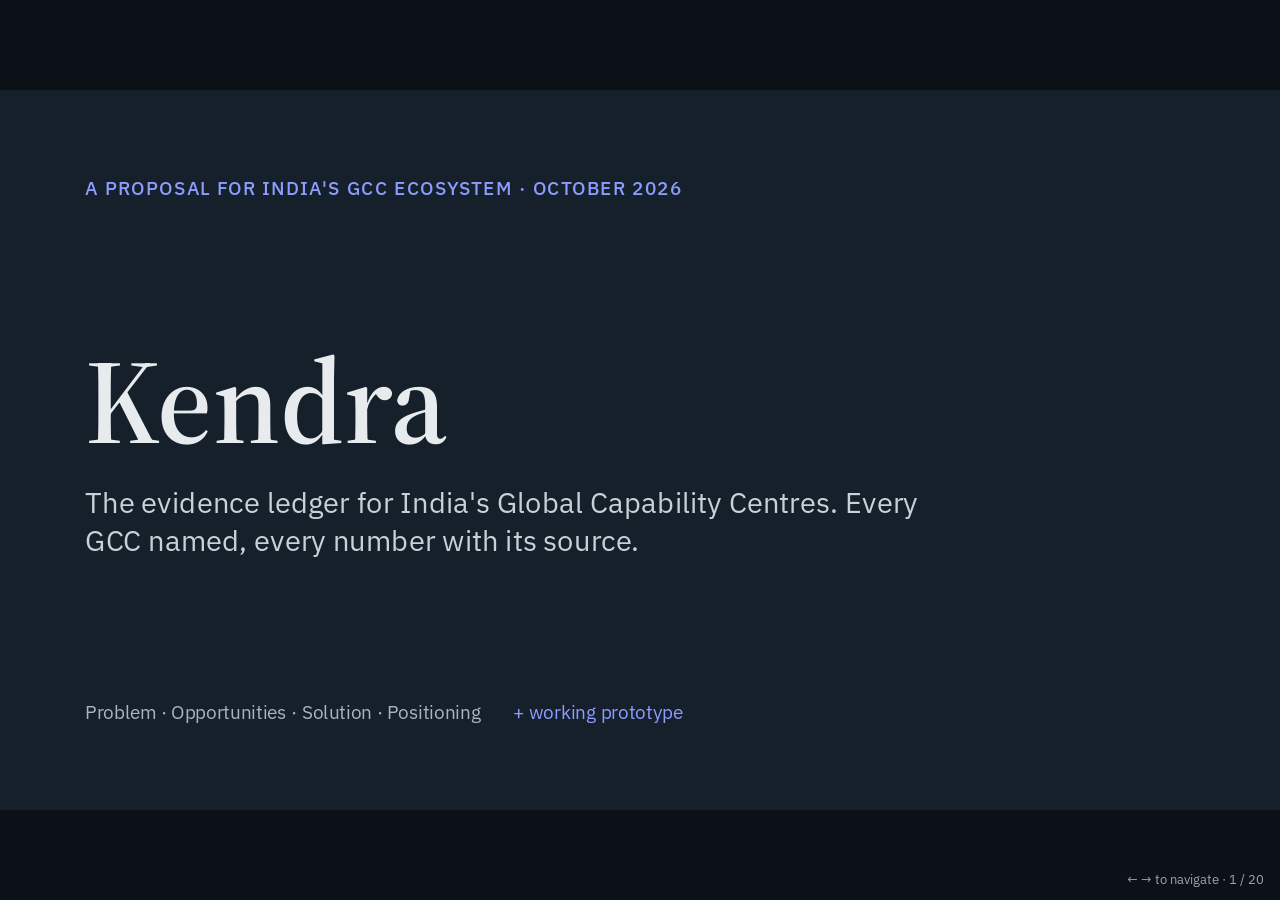
<file: gcc/deck/index.html>
<!doctype html>
<html lang="en"><head><meta charset="utf-8"><meta name="viewport" content="width=device-width,initial-scale=1">
<title>Kendra — GCC source of truth</title>
<link rel="stylesheet" href="https://fonts.googleapis.com/css2?family=Source+Serif+4:wght@400..700&family=IBM+Plex+Sans:wght@400;500;600&display=swap">
<style>
html,body{margin:0;background:#0b1117;height:100%;overflow:hidden}
h1,h2,h3,p,ul,table{margin:0} ul{padding-left:1.2em}
table{border-collapse:collapse;width:100%} th,td{text-align:left;padding:.35em .6em;border-bottom:1px solid #d5d9d2;vertical-align:top} th{font-weight:600;color:#56606b}
#stage{position:absolute;left:50%;top:50%;width:1920px;height:1080px;transform-origin:0 0}
.slide{position:absolute;inset:0;width:1920px;height:1080px;box-sizing:border-box;display:none;overflow:hidden}
.slide:not(.on){display:none!important}
.notes{display:none}
#bar{position:fixed;right:16px;bottom:12px;font:13px 'IBM Plex Sans',Arial,sans-serif;color:#9aa5af}
@media print{html,body{overflow:visible;height:auto;background:none} #stage{position:static;transform:none!important} .slide,.slide:not(.on){display:flex!important;position:relative;page-break-after:always} #bar{display:none} @page{size:1920px 1080px;margin:0}}
</style></head><body>
<div id="stage">
<section class="slide" id="cover" data-transition="fade" style="background:#15202B;color:#E7EBEE;font-family:'IBM Plex Sans', Arial, sans-serif;padding:128px;display:flex;flex-direction:column;justify-content:space-between">
<p style="font-size:28px;color:#8C9CFF;letter-spacing:2px;text-transform:uppercase;font-weight:500">A proposal for India's GCC ecosystem · October 2026</p>
<div style="display:flex;flex-direction:column;gap:32px">
<h1 style="font-family:'Source Serif 4', Georgia, serif;font-size:180px;font-weight:600;line-height:1;color:#E7EBEE">Kendra</h1>
<p style="font-size:44px;line-height:1.3;color:#C9D1D8;width:1300px">The evidence ledger for India's Global Capability Centres. Every GCC named, every number with its source.</p>
</div>
<div style="display:flex;gap:48px">
<p style="font-size:28px;color:#AAB4BE">Problem · Opportunities · Solution · Positioning</p>
<p style="font-size:28px;color:#8C9CFF">+ working prototype</p>
</div>
<aside class="notes">Kendra means "centre" in Hindi and several other Indian languages. The pitch in one line: the GCC ecosystem doesn't lack data, it lacks a resolved, sourced list. We build that list and the products on top of it.</aside>
</section>
<section class="slide" id="answer" data-transition="fade" style="background:#F4F5F2;color:#15202B;font-family:'IBM Plex Sans', Arial, sans-serif;padding:128px;display:flex;flex-direction:column;gap:56px">
<div style="display:flex;flex-direction:column;gap:16px">
<p style="font-size:24px;color:#2F47C9;letter-spacing:2px;text-transform:uppercase;font-weight:600">The answer on one page</p>
<h2 style="font-family:'Source Serif 4', Georgia, serif;font-size:64px;font-weight:600;line-height:1.1">The data exists. Nobody has resolved it into one list.</h2>
</div>
<div style="display:grid;grid-template-columns:1fr 1fr 1fr;gap:32px">
<div style="background:#FBFBF9;border:1px solid #DFE2DC;border-radius:16px;padding:40px;display:flex;flex-direction:column;gap:16px">
<p style="font-size:24px;color:#2F47C9;font-weight:600">PROBLEM</p>
<p style="font-size:30px;line-height:1.4;color:#2A3540">One study counts 2,117 GCCs and 3,728 centres. No report names them. Entrants, providers and states each pay a referral tax to learn what is true.</p>
</div>
<div style="background:#FBFBF9;border:1px solid #DFE2DC;border-radius:16px;padding:40px;display:flex;flex-direction:column;gap:16px">
<p style="font-size:24px;color:#2F47C9;font-weight:600">OPPORTUNITY</p>
<p style="font-size:30px;line-height:1.4;color:#2A3540">An entity-resolved, sourced registry of GCCs is the base layer. Signals, location intelligence and provider track records are all queries on it.</p>
</div>
<div style="background:#FBFBF9;border:1px solid #DFE2DC;border-radius:16px;padding:40px;display:flex;flex-direction:column;gap:16px">
<p style="font-size:24px;color:#2F47C9;font-weight:600">SOLUTION · POSITION</p>
<p style="font-size:30px;line-height:1.4;color:#2A3540">Build the ledger with AI ingestion. Sell signals to providers first; give entrants the truth free. Be the neutral record: no pay-to-rank.</p>
</div>
</div>
<aside class="notes">If you read only one slide: the wedge is entity resolution plus provenance, not more reports. Revenue comes first from service providers who need leads every month; trust comes from entrants who get the truth free.</aside>
</section>
<section class="slide" id="market" data-transition="fade" style="background:#F4F5F2;color:#15202B;font-family:'IBM Plex Sans', Arial, sans-serif;padding:128px 128px 160px;display:flex;flex-direction:column;gap:56px">
<div style="display:flex;flex-direction:column;gap:16px">
<p style="font-size:24px;color:#2F47C9;letter-spacing:2px;text-transform:uppercase;font-weight:600">The problem · context</p>
<h2 style="font-family:'Source Serif 4', Georgia, serif;font-size:64px;font-weight:600;line-height:1.1">A large market growing faster than its own forecasts</h2>
</div>
<div style="display:grid;grid-template-columns:1fr 1fr 1fr 1fr;gap:32px">
<div style="display:flex;flex-direction:column;gap:12px;border-top:3px solid #2F47C9;padding:24px 0 0 0">
<p style="font-family:'Source Serif 4', Georgia, serif;font-size:96px;font-weight:600;line-height:1">2,117</p>
<p style="font-size:28px;color:#4A5560;line-height:1.35">GCCs in India, FY26</p>
</div>
<div style="display:flex;flex-direction:column;gap:12px;border-top:3px solid #2F47C9;padding:24px 0 0 0">
<p style="font-family:'Source Serif 4', Georgia, serif;font-size:96px;font-weight:600;line-height:1">2.36M</p>
<p style="font-size:28px;color:#4A5560;line-height:1.35">professionals employed</p>
</div>
<div style="display:flex;flex-direction:column;gap:12px;border-top:3px solid #2F47C9;padding:24px 0 0 0">
<p style="font-family:'Source Serif 4', Georgia, serif;font-size:96px;font-weight:600;line-height:1">$98.4B</p>
<p style="font-size:28px;color:#4A5560;line-height:1.35">revenue, up from $64.6B in FY24</p>
</div>
<div style="display:flex;flex-direction:column;gap:12px;border-top:3px solid #B4570F;padding:24px 0 0 0">
<p style="font-family:'Source Serif 4', Georgia, serif;font-size:96px;font-weight:600;line-height:1">45%</p>
<p style="font-size:28px;color:#4A5560;line-height:1.35">of India's office leasing, H1 2026</p>
</div>
</div>
<p style="font-size:32px;line-height:1.4;color:#2A3540;width:1500px">About 200 new GCCs a year. The 2030 forecast of 2,100–2,200 GCCs, made in September 2024, was passed in FY26. Annual reports cannot keep up with a market that moves this fast.</p>
<p style="position:absolute;left:128px;bottom:64px;width:1664px;font-size:24px;color:#6A737D">Sources: Nasscom–Zinnov GCC Landscape (Sep 2024; FY26 figures as reported, May 2026); ANAROCK via IANS, Jul 2026.</p>
<aside class="notes">FY26 numbers come from secondary reporting of the Nasscom-Zinnov study. ~200 a year is derived: 1,700+ in FY24 to 2,117 in FY26. GCCs took 70% of Bengaluru's leasing and 48% of Hyderabad's in H1 2026.</aside>
</section>
<section class="slide" id="count" data-transition="fade" style="background:#F4F5F2;color:#15202B;font-family:'IBM Plex Sans', Arial, sans-serif;padding:128px 128px 160px;display:flex;flex-direction:column;gap:48px">
<div style="display:flex;flex-direction:column;gap:16px">
<p style="font-size:24px;color:#2F47C9;letter-spacing:2px;text-transform:uppercase;font-weight:600">The problem · even the basics</p>
<h2 style="font-family:'Source Serif 4', Georgia, serif;font-size:64px;font-weight:600;line-height:1.1">Nobody agrees how many GCCs there are</h2>
</div>
<div style="display:flex;gap:56px;align-items:flex-start">
<table style="width:1080px;font-size:26px;color:#2A3540;font-family:'IBM Plex Sans', Arial, sans-serif">
<tr><th style="width:34%">Source</th><th style="width:22%">Date</th><th style="width:16%;text-align:right">Figure</th><th style="width:28%">Counts</th></tr>
<tr><td>Nasscom–Zinnov</td><td>Mid-2023</td><td style="text-align:right">1,580</td><td>companies</td></tr>
<tr><td>Nasscom–Zinnov</td><td>Sep 2024</td><td style="text-align:right">1,700+</td><td>companies</td></tr>
<tr><td>ANSR</td><td>2026</td><td style="text-align:right">1,900+</td><td>GCCs</td></tr>
<tr><td>Nasscom–Zinnov</td><td>FY26</td><td style="text-align:right">2,117</td><td>companies</td></tr>
<tr style="background:#E6E9FB"><td>Nasscom–Zinnov</td><td>FY26</td><td style="text-align:right">3,728</td><td>physical centres</td></tr>
<tr><td>EY (forecast)</td><td>for 2030</td><td style="text-align:right">2,400–2,550</td><td>GCCs</td></tr>
</table>
<div style="display:flex;flex-direction:column;gap:24px;flex:1">
<p style="font-family:'Source Serif 4', Georgia, serif;font-size:96px;font-weight:600;line-height:1;color:#2F47C9">+76%</p>
<p style="font-size:30px;line-height:1.4;color:#2A3540">Gap between companies and centres in the same study. "How many GCCs" is two different questions.</p>
<p style="font-size:30px;line-height:1.4;color:#2A3540">None of these reports publishes the list behind its number.</p>
</div>
</div>
<p style="position:absolute;left:128px;bottom:64px;width:1664px;font-size:24px;color:#6A737D">Sources: Nasscom–Zinnov (2023, Sep 2024, FY26 as reported); ANSR emerging-cities report 2026; EY press release, Jun 2023.</p>
<aside class="notes">Each report is honest about its method. The problem is that each counts something different: companies vs centres, with or without mid-market, different dates. A new entrant can't tell which number is "true" because the question itself is ambiguous. That is the core of the information asymmetry.</aside>
</section>
<section class="slide" id="players" data-transition="fade" style="background:#F4F5F2;color:#15202B;font-family:'IBM Plex Sans', Arial, sans-serif;padding:128px;display:flex;flex-direction:column;gap:40px">
<div style="display:flex;flex-direction:column;gap:16px">
<p style="font-size:24px;color:#2F47C9;letter-spacing:2px;text-transform:uppercase;font-weight:600">The problem · the players</p>
<h2 style="font-family:'Source Serif 4', Georgia, serif;font-size:64px;font-weight:600;line-height:1.1">One entrant, eight counterparties, no shared map</h2>
</div>
<div style="display:grid;grid-template-columns:1fr 1fr 1fr;gap:24px">
<div style="background:#FBFBF9;border:1px solid #DFE2DC;border-radius:14px;padding:28px;display:flex;flex-direction:column;gap:8px"><h3 style="font-size:30px;font-weight:600">Setup advisors / Big 4</h3><p style="font-size:24px;color:#4A5560;line-height:1.35">See many mandates. Sell the study, so their view is the product.</p></div>
<div style="background:#FBFBF9;border:1px solid #DFE2DC;border-radius:14px;padding:28px;display:flex;flex-direction:column;gap:8px"><h3 style="font-size:30px;font-weight:600">Law firms</h3><p style="font-size:24px;color:#4A5560;line-height:1.35">See entity structures early. Bound by confidentiality.</p></div>
<div style="background:#FBFBF9;border:1px solid #DFE2DC;border-radius:14px;padding:28px;display:flex;flex-direction:column;gap:8px"><h3 style="font-size:30px;font-weight:600">Auditors and tax</h3><p style="font-size:24px;color:#4A5560;line-height:1.35">See transfer pricing and real costs. Rarely shared.</p></div>
<div style="background:#FBFBF9;border:1px solid #DFE2DC;border-radius:14px;padding:28px;display:flex;flex-direction:column;gap:8px"><h3 style="font-size:30px;font-weight:600">Real estate firms</h3><p style="font-size:24px;color:#4A5560;line-height:1.35">See space requirements months ahead. Paid on the deal.</p></div>
<div style="background:#15202B;border-radius:14px;padding:28px;display:flex;flex-direction:column;gap:8px;justify-content:center"><h3 style="font-size:30px;font-weight:600;color:#E7EBEE">The entrant</h3><p style="font-size:24px;color:#C9D1D8;line-height:1.35">Makes a 5–10 year, multi-million dollar call once, with the least information of anyone.</p></div>
<div style="background:#FBFBF9;border:1px solid #DFE2DC;border-radius:14px;padding:28px;display:flex;flex-direction:column;gap:8px"><h3 style="font-size:30px;font-weight:600">Recruiters</h3><p style="font-size:24px;color:#4A5560;line-height:1.35">See talent supply and pay. Paid per hire.</p></div>
<div style="background:#FBFBF9;border:1px solid #DFE2DC;border-radius:14px;padding:28px;display:flex;flex-direction:column;gap:8px"><h3 style="font-size:30px;font-weight:600">Payroll, EOR, BOT</h3><p style="font-size:24px;color:#4A5560;line-height:1.35">See early-stage teams before any filing. Want the transfer later.</p></div>
<div style="background:#FBFBF9;border:1px solid #DFE2DC;border-radius:14px;padding:28px;display:flex;flex-direction:column;gap:8px"><h3 style="font-size:30px;font-weight:600">State governments</h3><p style="font-size:24px;color:#4A5560;line-height:1.35">See MoUs and incentive claims. Compete with every other state.</p></div>
<div style="background:#FBFBF9;border:1px solid #DFE2DC;border-radius:14px;padding:28px;display:flex;flex-direction:column;gap:8px"><h3 style="font-size:30px;font-weight:600">Industry bodies, media</h3><p style="font-size:24px;color:#4A5560;line-height:1.35">Publish aggregates. Don't publish the list.</p></div>
</div>
<aside class="notes">Each player holds a slice of the truth, and most are paid in ways that make them partial: advisors sell studies, brokers earn on the lease, recruiters per hire. Nobody's incentive is to assemble the whole picture and give it away. That is why the market runs on referrals.</aside>
</section>
<section class="slide" id="hurt" data-transition="fade" style="background:#F4F5F2;color:#15202B;font-family:'IBM Plex Sans', Arial, sans-serif;padding:128px 128px 160px;display:flex;flex-direction:column;gap:40px">
<div style="display:flex;flex-direction:column;gap:16px">
<p style="font-size:24px;color:#2F47C9;letter-spacing:2px;text-transform:uppercase;font-weight:600">The problem · who is hurt, how much</p>
<h2 style="font-family:'Source Serif 4', Georgia, serif;font-size:64px;font-weight:600;line-height:1.1">Everyone pays, in different currencies</h2>
</div>
<table style="font-size:24px;color:#2A3540;font-family:'IBM Plex Sans', Arial, sans-serif">
<tr><th style="width:18%">Who</th><th style="width:26%">What they can't see</th><th style="width:30%">What it costs</th><th style="width:26%">What they do today</th></tr>
<tr><td><b>New entrant</b></td><td>Which city and which partners actually deliver</td><td>6-month slip on 300 roles ≈ $3–4M of lost savings*</td><td>Referrals, one Big 4 study, broker tours</td></tr>
<tr><td><b>Service providers</b></td><td>Who is coming next, and when</td><td>Hear at the press release, after lease and hires are done</td><td>LinkedIn trawling, bought lists, events</td></tr>
<tr><td><b>State governments</b></td><td>Which companies to court; how they rank vs other states</td><td>Incentives aimed blind; no way to measure policy return</td><td>Consultant studies, roadshows, MoU counts</td></tr>
<tr><td><b>Operating GCCs</b></td><td>Peer benchmarks on cost, pay and scope</td><td>Mispriced talent; weak case for the next mandate</td><td>Paid surveys, peer WhatsApp groups</td></tr>
</table>
<p style="position:absolute;left:128px;bottom:64px;width:1664px;font-size:24px;color:#6A737D">*Illustrative: 300 roles × ~$25k annual saving per role versus home-country cost × 0.5 year. To be validated in interviews.</p>
<aside class="notes">The entrant is hurt most per decision but decides once. Providers are hurt a little every week, which is why they are the first paying customer. States are hurt in a way that's hard to see: they can't tell whether their incentives worked.</aside>
</section>
<section class="slide" id="rootcause" data-transition="fade" style="background:#15202B;color:#E7EBEE;font-family:'IBM Plex Sans', Arial, sans-serif;padding:128px;display:flex;flex-direction:column;gap:64px;justify-content:center">
<div style="display:flex;flex-direction:column;gap:20px">
<p style="font-size:24px;color:#8C9CFF;letter-spacing:2px;text-transform:uppercase;font-weight:600">The problem · root cause</p>
<h2 style="font-family:'Source Serif 4', Georgia, serif;font-size:80px;font-weight:600;line-height:1.1;color:#E7EBEE">Data is not missing. It is unresolved.</h2>
</div>
<div style="display:grid;grid-template-columns:1fr 1fr 1fr 1fr;gap:40px">
<div style="display:flex;flex-direction:column;gap:12px;border-top:2px solid #8C9CFF;padding:24px 0 0 0"><h3 style="font-size:36px;font-weight:600;color:#E7EBEE">Scattered</h3><p style="font-size:26px;line-height:1.4;color:#C9D1D8">MCA filings, STPI and SEZ approvals, state MoUs, press, job posts, lease deals.</p></div>
<div style="display:flex;flex-direction:column;gap:12px;border-top:2px solid #8C9CFF;padding:24px 0 0 0"><h3 style="font-size:36px;font-weight:600;color:#E7EBEE">Unresolved</h3><p style="font-size:26px;line-height:1.4;color:#C9D1D8">One GCC shows up under a legal entity, a brand, an acquired unit and a nickname.</p></div>
<div style="display:flex;flex-direction:column;gap:12px;border-top:2px solid #8C9CFF;padding:24px 0 0 0"><h3 style="font-size:36px;font-weight:600;color:#E7EBEE">Unverified</h3><p style="font-size:26px;line-height:1.4;color:#C9D1D8">A provider's "40+ GCCs set up" looks the same as a filed lease.</p></div>
<div style="display:flex;flex-direction:column;gap:12px;border-top:2px solid #8C9CFF;padding:24px 0 0 0"><h3 style="font-size:36px;font-weight:600;color:#E7EBEE">Stale</h3><p style="font-size:26px;line-height:1.4;color:#C9D1D8">Annual reports, in a market adding about four GCCs a week.</p></div>
</div>
<aside class="notes">This reframing drives everything after it. If the problem were missing data, the answer would be another survey. Because the problem is resolution and provenance, the answer is a ledger: entities, claims, sources, confidence. Modern LLMs make extraction and matching cheap enough to do this at the scale of every filing and press release.</aside>
</section>
<section class="slide" id="opps" data-transition="fade" style="background:#F4F5F2;color:#15202B;font-family:'IBM Plex Sans', Arial, sans-serif;padding:128px;display:flex;flex-direction:column;gap:40px">
<div style="display:flex;flex-direction:column;gap:16px">
<p style="font-size:24px;color:#2F47C9;letter-spacing:2px;text-transform:uppercase;font-weight:600">The opportunities</p>
<h2 style="font-family:'Source Serif 4', Georgia, serif;font-size:64px;font-weight:600;line-height:1.1">Seven opportunities, scored on four tests</h2>
</div>
<table style="font-size:24px;color:#2A3540;font-family:'IBM Plex Sans', Arial, sans-serif">
<tr><th style="width:31%">Opportunity</th><th style="width:15%">Who pays</th><th style="width:12%">Public data</th><th style="width:14%">Defensible</th><th style="width:28%">Call</th></tr>
<tr style="background:#E6E9FB"><td><b>GCC registry + intent signals</b></td><td>Providers, states</td><td>High</td><td>High</td><td><b>Build first</b></td></tr>
<tr style="background:#E6E9FB"><td><b>Location + incentive intelligence</b></td><td>States; free for entrants</td><td>Medium</td><td>Medium</td><td><b>Build first, as the free layer</b></td></tr>
<tr><td><b>Provider delivery records</b></td><td>Providers (profiles)</td><td>Low at start</td><td>Very high</td><td>Build second, on the registry</td></tr>
<tr><td>Talent and pay benchmarks</td><td>GCCs, HR</td><td>Low</td><td>Medium</td><td>Partner; crowded</td></tr>
<tr><td>Office space and clusters</td><td>Entrants, developers</td><td>Medium</td><td>Low</td><td>Ingest; brokers own it</td></tr>
<tr><td>Setup marketplace / RFPs</td><td>Providers</td><td>n/a</td><td>High once trusted</td><td>Later; needs trust first</td></tr>
<tr><td>Peer benchmarking club</td><td>GCC leaders</td><td>Contributed</td><td>High</td><td>Later</td></tr>
</table>
<aside class="notes">Four tests: is there a buyer with budget, can we build it from public data, does it get harder to copy over time, and does the rest of the stack depend on it. The registry wins all four. Compensation benchmarks are valuable but Aon, Mercer and others already sell them; we would partner rather than compete.</aside>
</section>
<section class="slide" id="priorities" data-transition="fade" style="background:#F4F5F2;color:#15202B;font-family:'IBM Plex Sans', Arial, sans-serif;padding:128px;display:flex;flex-direction:column;gap:56px">
<div style="display:flex;flex-direction:column;gap:16px">
<p style="font-size:24px;color:#2F47C9;letter-spacing:2px;text-transform:uppercase;font-weight:600">The opportunities · what matters most</p>
<h2 style="font-family:'Source Serif 4', Georgia, serif;font-size:64px;font-weight:600;line-height:1.1">The registry comes first, because everything else joins on it</h2>
</div>
<div style="display:grid;grid-template-columns:1fr 1fr 1fr;gap:48px">
<div style="display:flex;flex-direction:column;gap:16px"><p style="font-family:'Source Serif 4', Georgia, serif;font-size:72px;font-weight:600;color:#2F47C9;line-height:1">1</p><h3 style="font-size:36px;font-weight:600">It is the base layer</h3><p style="font-size:28px;line-height:1.45;color:#4A5560">Location intelligence, provider records and signals are all queries on "which GCC, where, with whom". Without resolved entities, each is one more scattered dataset.</p></div>
<div style="display:flex;flex-direction:column;gap:16px"><p style="font-family:'Source Serif 4', Georgia, serif;font-size:72px;font-weight:600;color:#2F47C9;line-height:1">2</p><h3 style="font-size:36px;font-weight:600">It has buyers on day one</h3><p style="font-size:28px;line-height:1.45;color:#4A5560">Thousands of providers need leads every month. About 200 entrants a year need the truth once. Recurring need pays the bills.</p></div>
<div style="display:flex;flex-direction:column;gap:16px"><p style="font-family:'Source Serif 4', Georgia, serif;font-size:72px;font-weight:600;color:#2F47C9;line-height:1">3</p><h3 style="font-size:36px;font-weight:600">It compounds</h3><p style="font-size:28px;line-height:1.45;color:#4A5560">Every new document makes the next match cheaper and the confidence higher. A competitor who starts later starts with less evidence.</p></div>
</div>
<aside class="notes">Provider delivery records are the most valuable long-term asset, but they can't exist before the registry: a delivery record is a link between a provider and a resolved GCC entity, backed by evidence.</aside>
</section>
<section class="slide" id="product" data-transition="fade" style="background:#F4F5F2;color:#15202B;font-family:'IBM Plex Sans', Arial, sans-serif;padding:128px;display:flex;flex-direction:column;gap:40px">
<div style="display:flex;flex-direction:column;gap:16px">
<p style="font-size:24px;color:#2F47C9;letter-spacing:2px;text-transform:uppercase;font-weight:600">The solution</p>
<h2 style="font-family:'Source Serif 4', Georgia, serif;font-size:64px;font-weight:600;line-height:1.1">Kendra: one ledger, four products, one analyst</h2>
</div>
<div style="display:flex;flex-direction:column;gap:20px">
<div style="display:grid;grid-template-columns:1fr 1fr 1fr 1fr;gap:20px">
<div style="background:#FBFBF9;border:1px solid #DFE2DC;border-radius:14px;padding:28px;display:flex;flex-direction:column;gap:8px"><h3 style="font-size:30px;font-weight:600">Registry and Index</h3><p style="font-size:24px;color:#4A5560;line-height:1.35">Every GCC named, with a count you can audit and re-define.</p></div>
<div style="background:#FBFBF9;border:1px solid #DFE2DC;border-radius:14px;padding:28px;display:flex;flex-direction:column;gap:8px"><h3 style="font-size:30px;font-weight:600">Signals</h3><p style="font-size:24px;color:#4A5560;line-height:1.35">Who is about to enter or expand, scored from filings, hiring and space.</p></div>
<div style="background:#FBFBF9;border:1px solid #DFE2DC;border-radius:14px;padding:28px;display:flex;flex-direction:column;gap:8px"><h3 style="font-size:30px;font-weight:600">Location fit</h3><p style="font-size:24px;color:#4A5560;line-height:1.35">Cities ranked for a mandate, with state incentives and gaps shown.</p></div>
<div style="background:#FBFBF9;border:1px solid #DFE2DC;border-radius:14px;padding:28px;display:flex;flex-direction:column;gap:8px"><h3 style="font-size:30px;font-weight:600">Provider records</h3><p style="font-size:24px;color:#4A5560;line-height:1.35">Deliveries linked to named GCCs by evidence, kept apart from claims.</p></div>
</div>
<div style="background:#E6E9FB;border-radius:14px;padding:28px 32px;display:flex;gap:24px;align-items:center"><h3 style="font-size:30px;font-weight:600;color:#2F47C9;min-width:max-content">Ask Kendra</h3><p style="font-size:26px;color:#2A3540;line-height:1.35">An AI analyst that calls the same tools as the products and answers only from the ledger, showing its trail.</p></div>
<div style="background:#15202B;border-radius:14px;padding:28px 32px;display:flex;gap:24px;align-items:center"><h3 style="font-size:30px;font-weight:600;color:#E7EBEE;min-width:max-content">Evidence ledger</h3><p style="font-size:26px;color:#C9D1D8;line-height:1.35">Entities, aliases, claims, sources, confidence, history. Every product reads from here.</p></div>
</div>
<aside class="notes">The product surface is deliberately thin. The asset is the ledger underneath. Each product is a view on it for a different stakeholder, which keeps the build small and makes every correction improve every product at once.</aside>
</section>
<section class="slide" id="engine" data-transition="fade" style="background:#F4F5F2;color:#15202B;font-family:'IBM Plex Sans', Arial, sans-serif;padding:128px;display:flex;flex-direction:column;gap:44px">
<div style="display:flex;flex-direction:column;gap:16px">
<p style="font-size:24px;color:#2F47C9;letter-spacing:2px;text-transform:uppercase;font-weight:600">The solution · how the ledger is built</p>
<h2 style="font-family:'Source Serif 4', Georgia, serif;font-size:64px;font-weight:600;line-height:1.1">AI does the reading and matching. The maths stays transparent.</h2>
</div>
<div style="display:flex;gap:16px;align-items:stretch">
<div style="flex:1;background:#FBFBF9;border:1px solid #DFE2DC;border-radius:14px;padding:24px;display:flex;flex-direction:column;gap:8px"><p style="font-size:24px;color:#2F47C9;font-weight:600">1 · COLLECT</p><p style="font-size:24px;line-height:1.35;color:#2A3540">MCA filings, STPI/SEZ, state MoUs, press, job posts, leases</p></div>
<div style="flex:1;background:#FBFBF9;border:1px solid #DFE2DC;border-radius:14px;padding:24px;display:flex;flex-direction:column;gap:8px"><p style="font-size:24px;color:#2F47C9;font-weight:600">2 · EXTRACT</p><p style="font-size:24px;line-height:1.35;color:#2A3540">LLM turns each document into typed claims with the quote</p></div>
<div style="flex:1;background:#FBFBF9;border:1px solid #DFE2DC;border-radius:14px;padding:24px;display:flex;flex-direction:column;gap:8px"><p style="font-size:24px;color:#2F47C9;font-weight:600">3 · RESOLVE</p><p style="font-size:24px;line-height:1.35;color:#2A3540">Names, brands, aliases merge; low-confidence goes to review</p></div>
<div style="flex:1;background:#FBFBF9;border:1px solid #DFE2DC;border-radius:14px;padding:24px;display:flex;flex-direction:column;gap:8px"><p style="font-size:24px;color:#2F47C9;font-weight:600">4 · SCORE</p><p style="font-size:24px;line-height:1.35;color:#2A3540">Confidence from independent source types and recency</p></div>
<div style="flex:1;background:#15202B;border-radius:14px;padding:24px;display:flex;flex-direction:column;gap:8px"><p style="font-size:24px;color:#8C9CFF;font-weight:600">5 · SERVE</p><p style="font-size:24px;line-height:1.35;color:#E7EBEE">Products and the analyst read the same ledger</p></div>
</div>
<div style="display:grid;grid-template-columns:1fr 1fr;gap:48px">
<div style="display:flex;flex-direction:column;gap:12px"><h3 style="font-size:32px;font-weight:600">Where AI is used</h3><p style="font-size:26px;line-height:1.45;color:#4A5560">Extraction from unstructured text, entity matching, signal detection in job posts, and the analyst agent that answers with tool calls.</p></div>
<div style="display:flex;flex-direction:column;gap:12px"><h3 style="font-size:32px;font-weight:600">Where it is not</h3><p style="font-size:26px;line-height:1.45;color:#4A5560">Counts, confidence scores and rankings are plain formulas anyone can inspect. An LLM never invents a number that reaches a user.</p></div>
</div>
<aside class="notes">Confidence = 1 minus the product of (1 minus weight) across independent source types. A filing and a lease together are near-certain; one news report alone is not. Conflicting claims stay visible. The prototype runs steps 2 to 5 live.</aside>
</section>
<section class="slide" id="whofirst" data-transition="fade" style="background:#F4F5F2;color:#15202B;font-family:'IBM Plex Sans', Arial, sans-serif;padding:128px;display:flex;flex-direction:column;gap:48px">
<div style="display:flex;flex-direction:column;gap:16px">
<p style="font-size:24px;color:#2F47C9;letter-spacing:2px;text-transform:uppercase;font-weight:600">The solution · for whom first</p>
<h2 style="font-family:'Source Serif 4', Georgia, serif;font-size:64px;font-weight:600;line-height:1.1">Providers pay first. Entrants get the truth free.</h2>
</div>
<div style="display:grid;grid-template-columns:1fr 1fr;gap:40px">
<div style="background:#FBFBF9;border:1px solid #DFE2DC;border-radius:16px;padding:40px;display:flex;flex-direction:column;gap:20px">
<p style="font-size:24px;color:#B4570F;font-weight:600">FIRST PAYING USER</p>
<h3 style="font-size:40px;font-weight:600;line-height:1.2">Service providers: real estate, recruiters, EOR, law, BOT</h3>
<ul style="font-size:26px;line-height:1.5;color:#4A5560">
<li>Need leads every week, not once</li>
<li>Have budget and short buying cycles</li>
<li>Tell us fast when the data is wrong</li>
</ul>
</div>
<div style="background:#FBFBF9;border:1px solid #DFE2DC;border-radius:16px;padding:40px;display:flex;flex-direction:column;gap:20px">
<p style="font-size:24px;color:#2F47C9;font-weight:600">FIRST TRUSTED AUDIENCE</p>
<h3 style="font-size:40px;font-weight:600;line-height:1.2">Entrants and GCC leaders, through a free public index</h3>
<ul style="font-size:26px;line-height:1.5;color:#4A5560">
<li>Bring credibility and corrections</li>
<li>Make a verified profile worth having</li>
<li>Become the demand side of the marketplace later</li>
</ul>
</div>
</div>
<aside class="notes">The tension: if providers pay, will entrants trust us? That's why provider money buys data access and a profile, never a ranking. States come next, 6 to 18 months in, as buyers of benchmarking dashboards.</aside>
</section>
<section class="slide" id="model" data-transition="fade" style="background:#F4F5F2;color:#15202B;font-family:'IBM Plex Sans', Arial, sans-serif;padding:128px 128px 160px;display:flex;flex-direction:column;gap:44px">
<div style="display:flex;flex-direction:column;gap:16px">
<p style="font-size:24px;color:#2F47C9;letter-spacing:2px;text-transform:uppercase;font-weight:600">The solution · sequence and model</p>
<h2 style="font-family:'Source Serif 4', Georgia, serif;font-size:64px;font-weight:600;line-height:1.1">Three phases, each funded by the one before</h2>
</div>
<table style="font-size:26px;color:#2A3540;font-family:'IBM Plex Sans', Arial, sans-serif">
<tr><th style="width:16%">When</th><th style="width:34%">Ship</th><th style="width:20%">For</th><th style="width:30%">Revenue</th></tr>
<tr><td><b>0–6 months</b></td><td>Ledger for the top six cities; free public GCC Index; Signals Pro</td><td>Providers</td><td>Team subscriptions</td></tr>
<tr><td><b>6–18 months</b></td><td>Location fit and incentive navigator; state benchmark dashboards</td><td>Entrants, states</td><td>State contracts; entrants free</td></tr>
<tr><td><b>18 months +</b></td><td>Provider delivery records; RFP routing; peer benchmarks</td><td>Everyone</td><td>Flat-fee verified profiles; disclosed referral fees</td></tr>
</table>
<p style="font-size:28px;line-height:1.45;color:#4A5560;width:1500px">Pricing is a hypothesis to test in the first 30 days: a Signals seat priced against one won mandate, which for a broker or recruiter is worth far more than a year's subscription.</p>
<p style="position:absolute;left:128px;bottom:64px;width:1664px;font-size:24px;color:#6A737D">No revenue line pays for position. Profiles are flat-fee and ranked by evidence only.</p>
<aside class="notes">Phase one is deliberately narrow: six cities, the providers who most need leads, and a public index to build the brand. The index becomes the number journalists and states cite, which is the cheapest marketing there is.</aside>
</section>
<section class="slide" id="position" data-transition="fade" style="background:#2F47C9;color:#F4F5F2;font-family:'IBM Plex Sans', Arial, sans-serif;padding:128px;display:flex;flex-direction:column;gap:56px;justify-content:center">
<p style="font-size:24px;color:#DCE1FB;letter-spacing:2px;text-transform:uppercase;font-weight:600">The positioning</p>
<h2 style="font-family:'Source Serif 4', Georgia, serif;font-size:96px;font-weight:600;line-height:1.05;color:#F4F5F2">The record, not another report.</h2>
<p style="font-size:36px;line-height:1.45;color:#EEF0FC;width:1500px">For anyone making a decision about India's GCCs, Kendra is the evidence ledger that names every GCC and shows the source behind every number. Unlike consultant reports, it is a list you can check. Unlike brokers and advisors, it does not sell the answer it gives.</p>
<aside class="notes">Positioning against three alternatives: reports (aggregate, annual, unverifiable), advisors and brokers (useful but conflicted), and generic databases like Tracxn or LinkedIn (not GCC-aware, no entity resolution across Indian filings). Kendra is neutral, granular, and current.</aside>
</section>
<section class="slide" id="why" data-transition="fade" style="background:#F4F5F2;color:#15202B;font-family:'IBM Plex Sans', Arial, sans-serif;padding:128px;display:flex;flex-direction:column;gap:40px">
<div style="display:flex;flex-direction:column;gap:16px">
<p style="font-size:24px;color:#2F47C9;letter-spacing:2px;text-transform:uppercase;font-weight:600">The positioning · why each stakeholder comes</p>
<h2 style="font-family:'Source Serif 4', Georgia, serif;font-size:64px;font-weight:600;line-height:1.1">A different reason to switch for each player</h2>
</div>
<table style="font-size:24px;color:#2A3540;font-family:'IBM Plex Sans', Arial, sans-serif">
<tr><th style="width:18%">Stakeholder</th><th style="width:30%">Uses today</th><th style="width:52%">Why Kendra instead</th></tr>
<tr><td><b>Entrant</b></td><td>Referrals, one Big 4 study</td><td>A neutral shortlist of cities and partners, with evidence, in an afternoon, free</td></tr>
<tr><td><b>Provider</b></td><td>LinkedIn trawling, bought lists</td><td>Signals months before the press release, tied to the right legal entity</td></tr>
<tr><td><b>State government</b></td><td>Consultant studies, MoU counts</td><td>A live benchmark against other states and a list of companies to court</td></tr>
<tr><td><b>GCC leader</b></td><td>Paid surveys, peer chats</td><td>Peer benchmarks and a profile they can correct with evidence</td></tr>
<tr><td><b>Media, consultants</b></td><td>Their own surveys</td><td>A citable, open-method base to build on, so they can skip the counting</td></tr>
</table>
<aside class="notes">Note that consultants and media are positioned as users, not competitors. If Kendra becomes the base that reports cite, every report markets Kendra.</aside>
</section>
<section class="slide" id="neutrality" data-transition="fade" style="background:#F4F5F2;color:#15202B;font-family:'IBM Plex Sans', Arial, sans-serif;padding:128px;display:flex;flex-direction:column;gap:48px">
<div style="display:flex;flex-direction:column;gap:16px">
<p style="font-size:24px;color:#2F47C9;letter-spacing:2px;text-transform:uppercase;font-weight:600">The positioning · the moat</p>
<h2 style="font-family:'Source Serif 4', Georgia, serif;font-size:64px;font-weight:600;line-height:1.1">Neutrality is the moat, so it is written down</h2>
</div>
<div style="display:grid;grid-template-columns:1fr 1fr;gap:32px 56px">
<div style="display:flex;flex-direction:column;gap:10px;border-top:2px solid #2F47C9;padding:20px 0 0 0"><h3 style="font-size:34px;font-weight:600">No pay-to-rank, ever</h3><p style="font-size:26px;line-height:1.45;color:#4A5560">Providers can pay for a profile and data access. Never for a position.</p></div>
<div style="display:flex;flex-direction:column;gap:10px;border-top:2px solid #2F47C9;padding:20px 0 0 0"><h3 style="font-size:34px;font-weight:600">Every number links to evidence</h3><p style="font-size:26px;line-height:1.45;color:#4A5560">Gaps are shown as gaps. Conflicting claims stay visible.</p></div>
<div style="display:flex;flex-direction:column;gap:10px;border-top:2px solid #2F47C9;padding:20px 0 0 0"><h3 style="font-size:34px;font-weight:600">Anyone can correct</h3><p style="font-size:26px;line-height:1.45;color:#4A5560">Corrections need evidence. The change log is public.</p></div>
<div style="display:flex;flex-direction:column;gap:10px;border-top:2px solid #2F47C9;padding:20px 0 0 0"><h3 style="font-size:34px;font-weight:600">Open method</h3><p style="font-size:26px;line-height:1.45;color:#4A5560">Definitions are switchable: companies or centres, with or without mid-market.</p></div>
</div>
<aside class="notes">The flywheel: corrections from GCCs and providers improve the ledger, a better ledger attracts more entrants, more entrants make a verified profile more valuable to providers, and their evidence improves the ledger again.</aside>
</section>
<section class="slide" id="proto" data-transition="fade" style="background:#15202B;color:#E7EBEE;font-family:'IBM Plex Sans', Arial, sans-serif;padding:128px 128px 160px;display:flex;flex-direction:column;gap:40px">
<div style="display:flex;flex-direction:column;gap:16px">
<p style="font-size:24px;color:#8C9CFF;letter-spacing:2px;text-transform:uppercase;font-weight:600">The prototype</p>
<h2 style="font-family:'Source Serif 4', Georgia, serif;font-size:64px;font-weight:600;line-height:1.1;color:#E7EBEE">It works today: seven views on one ledger</h2>
</div>
<div style="display:grid;grid-template-columns:1fr 1fr 1fr;gap:32px">
<div style="display:flex;flex-direction:column;gap:16px"><img src="img/count.png" alt="Count reconciliation view comparing published GCC counts" style="width:533px;height:333px;object-fit:cover;border-radius:12px"><h3 style="font-size:30px;font-weight:600;color:#E7EBEE">How many GCCs?</h3><p style="font-size:24px;line-height:1.4;color:#C9D1D8">Every published figure side by side, with unit and date.</p></div>
<div style="display:flex;flex-direction:column;gap:16px"><img src="img/entity.png" alt="Entity ledger drawer showing claims, sources and confidence" style="width:533px;height:333px;object-fit:cover;border-radius:12px"><h3 style="font-size:30px;font-weight:600;color:#E7EBEE">Entity ledger</h3><p style="font-size:24px;line-height:1.4;color:#C9D1D8">Aliases, claims, sources and confidence; conflicts stay visible.</p></div>
<div style="display:flex;flex-direction:column;gap:16px"><img src="img/ingest.png" alt="AI ingestion view turning a press release into claims and a ledger diff" style="width:533px;height:333px;object-fit:cover;border-radius:12px"><h3 style="font-size:30px;font-weight:600;color:#E7EBEE">AI ingestion</h3><p style="font-size:24px;line-height:1.4;color:#C9D1D8">Document in; claims, entity match and ledger diff out.</p></div>
</div>
<p style="position:absolute;left:128px;bottom:64px;width:1664px;font-size:24px;color:#AAB4BE">Also: Registry · Coming next · Location fit · Provider records · Ask Kendra. Repo: gcc/index.html. Company records are fictional sample data.</p>
<aside class="notes">The AI runs three ways: on Claude inside claude.ai using the viewer's account, on an Anthropic API key anywhere else, or on an offline rule engine so the demo never breaks. Ask Kendra is a real tool-using agent: Claude calls search_registry, compare_cities, rank_cities, find_providers and upcoming_gccs, and the answer shows which tools it used. Market figures are real and cited; company, provider and signal records are fictional on purpose, so nothing in the demo is a false claim about a real company.</aside>
</section>
<section class="slide" id="risks" data-transition="fade" style="background:#F4F5F2;color:#15202B;font-family:'IBM Plex Sans', Arial, sans-serif;padding:128px;display:flex;flex-direction:column;gap:40px">
<div style="display:flex;flex-direction:column;gap:16px">
<p style="font-size:24px;color:#2F47C9;letter-spacing:2px;text-transform:uppercase;font-weight:600">What could break this</p>
<h2 style="font-family:'Source Serif 4', Georgia, serif;font-size:64px;font-weight:600;line-height:1.1">Five risks, each with a 30-day test</h2>
</div>
<table style="font-size:24px;color:#2A3540;font-family:'IBM Plex Sans', Arial, sans-serif">
<tr><th style="width:36%">Risk</th><th style="width:64%">How we'd test or contain it</th></tr>
<tr><td><b>Providers won't pay for signals</b></td><td>Hand-build 50 upcoming GCCs; sell 10 paid pilots to brokers and recruiters</td></tr>
<tr><td><b>Entity matching isn't accurate enough</b></td><td>Hand-label 500 filings and articles; publish only above 95% precision</td></tr>
<tr><td><b>Incumbents publish their lists</b></td><td>Their lists feed services they sell; neutrality and speed are hard for them to copy</td></tr>
<tr><td><b>Provider revenue erodes trust</b></td><td>Written charter, ranking separate from revenue, public change log</td></tr>
<tr><td><b>Data access limits</b></td><td>Official filings, state data and licensed feeds; no scraping behind logins</td></tr>
</table>
<aside class="notes">The first risk is the one that matters most. If ten providers won't pay for a hand-built list, the automated version won't save the business. The 30-day sprint is designed to answer that before any serious engineering.</aside>
</section>
<section class="slide" id="method" data-transition="fade" style="background:#F4F5F2;color:#15202B;font-family:'IBM Plex Sans', Arial, sans-serif;padding:128px;display:flex;flex-direction:column;gap:48px">
<div style="display:flex;flex-direction:column;gap:16px">
<p style="font-size:24px;color:#2F47C9;letter-spacing:2px;text-transform:uppercase;font-weight:600">How this was made</p>
<h2 style="font-family:'Source Serif 4', Georgia, serif;font-size:64px;font-weight:600;line-height:1.1">AI for research, sparring and building; judgement on top</h2>
</div>
<div style="display:grid;grid-template-columns:1fr 1fr 1fr;gap:40px">
<div style="display:flex;flex-direction:column;gap:14px;border-top:2px solid #2F47C9;padding:20px 0 0 0"><h3 style="font-size:34px;font-weight:600">Research</h3><p style="font-size:26px;line-height:1.45;color:#4A5560">AI web research across Nasscom–Zinnov, EY, ANSR, ICRA, ANAROCK and state policy notes. Every figure in the deck kept with its source; conflicts kept, not smoothed.</p></div>
<div style="display:flex;flex-direction:column;gap:14px;border-top:2px solid #2F47C9;padding:20px 0 0 0"><h3 style="font-size:34px;font-weight:600">Sparring</h3><p style="font-size:26px;line-height:1.45;color:#4A5560">Opportunities scored against four tests and argued both ways. The "data is unresolved, not missing" reframe came from noticing the 2,117 vs 3,728 gap.</p></div>
<div style="display:flex;flex-direction:column;gap:14px;border-top:2px solid #2F47C9;padding:20px 0 0 0"><h3 style="font-size:34px;font-weight:600">Building</h3><p style="font-size:26px;line-height:1.45;color:#4A5560">Prototype built with Claude and run on Claude: extraction to typed claims, and a tool-using analyst. Deterministic maths wherever a number reaches a user.</p></div>
</div>
<aside class="notes">Fabricated precision is the failure mode of AI-made strategy work. The rule here was simple: anything stated as a fact has a source; anything estimated says so; anything illustrative is labelled.</aside>
</section>
<section class="slide" id="close" data-transition="fade" style="background:#15202B;color:#E7EBEE;font-family:'IBM Plex Sans', Arial, sans-serif;padding:128px;display:flex;flex-direction:column;justify-content:space-between">
<p style="font-size:24px;color:#8C9CFF;letter-spacing:2px;text-transform:uppercase;font-weight:600">Next</p>
<div style="display:flex;flex-direction:column;gap:32px">
<h2 style="font-family:'Source Serif 4', Georgia, serif;font-size:120px;font-weight:600;line-height:1.05;color:#E7EBEE">Every number, with its source.</h2>
<p style="font-size:36px;line-height:1.45;color:#C9D1D8;width:1400px">First step: a 30-day sprint. Hand-build the ledger for 50 upcoming GCCs, sell 10 provider pilots, and measure matching precision on 500 labelled records.</p>
</div>
<p style="font-size:28px;color:#AAB4BE">Kendra · deck and working prototype</p>
<aside class="notes">Thank you. The prototype is in the repo at gcc/index.html and runs as a page in Claude, with the AI features live.</aside>
</section>

</div>
<div id="bar">← → to navigate · <span id="n"></span></div>
<script>
const s=[...document.querySelectorAll('.slide')];let i=Math.max(0,Math.min(s.length-1,(parseInt(location.hash.slice(1))||1)-1));
function fit(){const k=Math.min(innerWidth/1920,innerHeight/1080);const st=document.getElementById('stage');st.style.transform=`scale(${k}) translate(-50%,-50%)`;st.style.left='50%';st.style.top='50%';st.style.transform=`translate(-50%,-50%) scale(${k})`;st.style.transformOrigin='center center'}
function show(){s.forEach((x,j)=>x.classList.toggle('on',j===i));document.getElementById('n').textContent=(i+1)+' / '+s.length;history.replaceState(null,'','#'+(i+1))}
addEventListener('keydown',e=>{if(['ArrowRight','PageDown',' '].includes(e.key))i=Math.min(s.length-1,i+1);if(['ArrowLeft','PageUp'].includes(e.key))i=Math.max(0,i-1);show()});
addEventListener('click',e=>{i=e.clientX>innerWidth/2?Math.min(s.length-1,i+1):Math.max(0,i-1);show()});
addEventListener('resize',fit);fit();show();
</script></body></html>
</file>
<file: css/styles.css>
* {
            margin: 0;
            padding: 0;
            box-sizing: border-box;
        }

        :root {
            --primary-color: #667eea;
            --secondary-color: #764ba2;
            --accent-color: #f5576c;
            --glass-bg: rgba(255, 255, 255, 0.8);
            --glass-border: rgba(255, 255, 255, 0.2);
            --glass-shadow: 0 8px 32px 0 rgba(31, 38, 135, 0.15);
            --success-color: #22c55e;
            --error-color: #ef4444;
            --text-dark: #1f2937;
            --text-light: #6b7280;
        }

        html, body {
            width: 100%;
            height: 100%;
            font-family: -apple-system, BlinkMacSystemFont, 'Segoe UI', 'Roboto', sans-serif;
            background: linear-gradient(135deg, #667eea 0%, #764ba2 100%);
            background-attachment: fixed;
            color: var(--text-dark);
            overflow: hidden;
        }

        .container {
            width: 100%;
            height: 100vh;
            display: flex;
            flex-direction: column;
            overflow: hidden;
        }

        .header {
            padding: 2rem 2rem 1rem;
            text-align: center;
            color: white;
            background: linear-gradient(135deg, rgba(102, 126, 234, 0.3), rgba(118, 75, 162, 0.3));
            backdrop-filter: blur(10px);
            border-bottom: 1px solid rgba(255, 255, 255, 0.2);
        }

        .header h1 {
            font-size: 2rem;
            margin-bottom: 0.25rem;
            font-weight: 700;
            text-shadow: 0 2px 4px rgba(0, 0, 0, 0.2);
        }

        .header p {
            font-size: 0.95rem;
            opacity: 0.9;
        }

        .main-content {
            flex: 1;
            display: flex;
            gap: 1.5rem;
            padding: 1.5rem;
            overflow: hidden;
        }

        .panel {
            background: var(--glass-bg);
            backdrop-filter: blur(10px);
            -webkit-backdrop-filter: blur(10px);
            border: 1px solid var(--glass-border);
            border-radius: 20px;
            padding: 1.5rem;
            box-shadow: var(--glass-shadow);
            display: flex;
            flex-direction: column;
            overflow-y: auto;
        }

        .input-panel {
            flex: 0 0 35%;
        }

        .output-panel {
            flex: 0 0 65%;
        }

        .panel-title {
            font-size: 1.25rem;
            font-weight: 700;
            background: linear-gradient(135deg, #667eea, #764ba2);
            -webkit-background-clip: text;
            -webkit-text-fill-color: transparent;
            background-clip: text;
            margin-bottom: 1rem;
        }

        .tabs {
            display: flex;
            gap: 0.5rem;
            margin-bottom: 1rem;
            border-bottom: 2px solid rgba(255, 255, 255, 0.2);
        }

        .tab-button {
            padding: 0.5rem 1rem;
            background: transparent;
            border: none;
            border-bottom: 3px solid transparent;
            cursor: pointer;
            font-weight: 600;
            color: var(--text-light);
            transition: all 0.3s ease;
        }

        .tab-button.active {
            color: var(--primary-color);
            border-bottom-color: var(--primary-color);
        }

        .tab-button:hover {
            color: var(--primary-color);
        }

        .form-group {
            margin-bottom: 1rem;
        }

        .form-group label {
            display: block;
            font-weight: 600;
            margin-bottom: 0.4rem;
            font-size: 0.9rem;
            color: var(--text-dark);
        }

        input[type="text"],
        input[type="password"],
        textarea,
        select {
            width: 100%;
            padding: 0.75rem;
            border: 1px solid rgba(255, 255, 255, 0.2);
            border-radius: 12px;
            background: rgba(255, 255, 255, 0.5);
            font-family: inherit;
            font-size: 0.95rem;
            color: var(--text-dark);
            transition: all 0.3s ease;
            backdrop-filter: blur(4px);
        }

        input[type="text"]:focus,
        input[type="password"]:focus,
        textarea:focus,
        select:focus {
            outline: none;
            background: rgba(255, 255, 255, 0.7);
            border-color: rgba(102, 126, 234, 0.5);
            box-shadow: 0 0 0 3px rgba(102, 126, 234, 0.1);
        }

        textarea {
            resize: vertical;
            min-height: 80px;
            font-family: inherit;
        }

        button {
            padding: 0.75rem 1.5rem;
            border: none;
            border-radius: 12px;
            font-weight: 600;
            cursor: pointer;
            font-size: 0.95rem;
            transition: all 0.3s ease;
            display: flex;
            align-items: center;
            justify-content: center;
            gap: 0.5rem;
        }

        .btn-primary {
            background: linear-gradient(135deg, #667eea, #764ba2);
            color: white;
            box-shadow: 0 4px 15px rgba(102, 126, 234, 0.3);
        }

        .btn-primary:hover {
            transform: translateY(-2px);
            box-shadow: 0 6px 20px rgba(102, 126, 234, 0.4);
        }

        .btn-secondary {
            background: rgba(255, 255, 255, 0.3);
            color: var(--text-dark);
            border: 1px solid rgba(255, 255, 255, 0.3);
        }

        .btn-secondary:hover {
            background: rgba(255, 255, 255, 0.5);
        }

        .btn-copy {
            padding: 0.5rem 1rem;
            font-size: 0.85rem;
            background: rgba(102, 126, 234, 0.2);
            color: var(--primary-color);
            border: 1px solid rgba(102, 126, 234, 0.3);
            border-radius: 8px;
            margin-top: 0.5rem;
        }

        .btn-copy:hover {
            background: rgba(102, 126, 234, 0.3);
            transform: scale(1.02);
        }

        .btn-paraphrase {
            padding: 0.5rem 1rem;
            font-size: 0.85rem;
            background: rgba(245, 87, 108, 0.2);
            color: var(--accent-color);
            border: 1px solid rgba(245, 87, 108, 0.3);
            border-radius: 8px;
            margin-top: 0.5rem;
        }

        .btn-paraphrase:hover {
            background: rgba(245, 87, 108, 0.3);
        }

        .button-group {
            display: grid;
            grid-template-columns: 1fr 1fr;
            gap: 0.75rem;
            margin-top: 1.5rem;
        }

        .divider {
            border: none;
            border-top: 1px solid rgba(255, 255, 255, 0.2);
            margin: 1rem 0;
        }

        .section-title {
            font-size: 1rem;
            font-weight: 700;
            color: var(--primary-color);
            margin-top: 1rem;
            margin-bottom: 0.75rem;
            text-transform: uppercase;
            letter-spacing: 0.5px;
            font-size: 0.85rem;
        }

        .output-container {
            display: flex;
            flex-direction: column;
            gap: 1rem;
        }

        .output-field {
            background: rgba(255, 255, 255, 0.6);
            backdrop-filter: blur(6px);
            border: 1px solid rgba(255, 255, 255, 0.2);
            border-radius: 12px;
            padding: 1rem;
        }

        .output-label {
            font-weight: 600;
            color: var(--primary-color);
            font-size: 0.9rem;
            text-transform: uppercase;
            letter-spacing: 0.5px;
            margin-bottom: 0.5rem;
        }

        .output-content {
            color: var(--text-dark);
            line-height: 1.6;
            word-wrap: break-word;
            font-size: 0.95rem;
            padding: 0.5rem;
            background: rgba(255, 255, 255, 0.3);
            border-radius: 8px;
            margin-bottom: 0.5rem;
        }

        .message {
            padding: 1rem;
            border-radius: 12px;
            margin: 1rem 0;
            display: flex;
            align-items: center;
            gap: 0.75rem;
            animation: slideIn 0.3s ease;
        }

        .message.success {
            background: rgba(34, 197, 94, 0.1);
            border: 1px solid rgba(34, 197, 94, 0.3);
            color: #16a34a;
        }

        .message.error {
            background: rgba(239, 68, 68, 0.1);
            border: 1px solid rgba(239, 68, 68, 0.3);
            color: #dc2626;
        }

        .message.info {
            background: rgba(59, 130, 246, 0.1);
            border: 1px solid rgba(59, 130, 246, 0.3);
            color: #1e40af;
        }

        @keyframes slideIn {
            from {
                opacity: 0;
                transform: translateY(-10px);
            }
            to {
                opacity: 1;
                transform: translateY(0);
            }
        }

        @keyframes spin {
            from { transform: rotate(0deg); }
            to { transform: rotate(360deg); }
        }

        .spinner {
            display: inline-block;
            animation: spin 1s linear infinite;
        }

        .hidden {
            display: none !important;
        }

        .config-section {
            background: rgba(255, 255, 255, 0.4);
            border: 1px solid rgba(255, 255, 255, 0.2);
            border-radius: 12px;
            padding: 1rem;
            margin-bottom: 1rem;
        }

        .config-title {
            font-weight: 600;
            color: var(--primary-color);
            margin-bottom: 0.75rem;
            cursor: pointer;
            display: flex;
            align-items: center;
            gap: 0.5rem;
        }

        .config-content {
            display: none;
        }

        .config-content.active {
            display: block;
        }

        .empty-state {
            display: flex;
            flex-direction: column;
            align-items: center;
            justify-content: center;
            text-align: center;
            color: var(--text-light);
            padding: 2rem;
            min-height: 300px;
        }

        .empty-state-icon {
            font-size: 3rem;
            margin-bottom: 1rem;
            opacity: 0.5;
        }

        .footer {
            padding: 1rem;
            text-align: center;
            background: linear-gradient(135deg, rgba(102, 126, 234, 0.2), rgba(118, 75, 162, 0.2));
            border-top: 1px solid rgba(255, 255, 255, 0.2);
            color: white;
            font-size: 0.85rem;
            opacity: 0.8;
        }

        /* Responsive Design */
        @media (max-width: 1200px) {
            .main-content {
                flex-direction: column;
                padding: 1rem;
            }

            .input-panel {
                flex: 0 0 auto;
                max-height: 40%;
            }

            .output-panel {
                flex: 1;
                min-height: 0;
            }
        }

        ::-webkit-scrollbar {
            width: 8px;
        }

        ::-webkit-scrollbar-track {
            background: rgba(255, 255, 255, 0.1);
            border-radius: 10px;
        }

        ::-webkit-scrollbar-thumb {
            background: rgba(102, 126, 234, 0.3);
            border-radius: 10px;
        }

        ::-webkit-scrollbar-thumb:hover {
            background: rgba(102, 126, 234, 0.5);
        }
</file>
